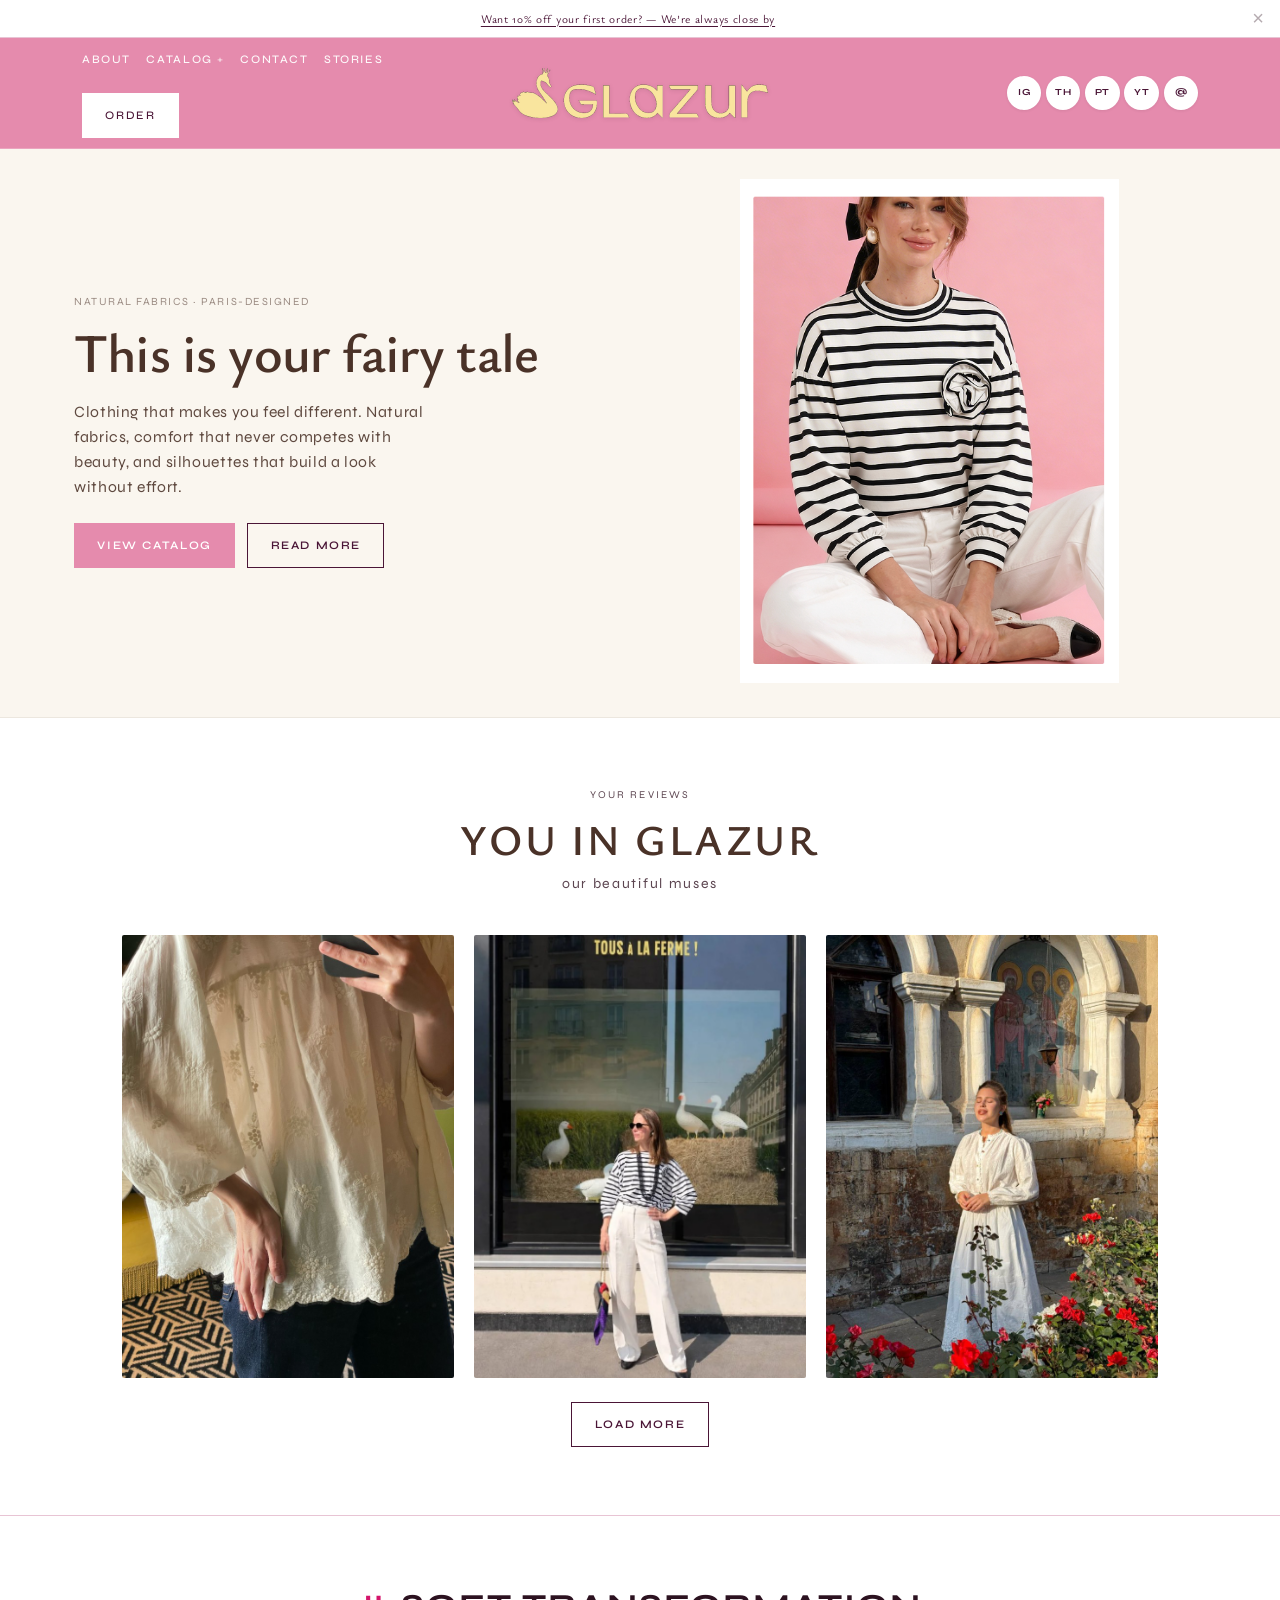
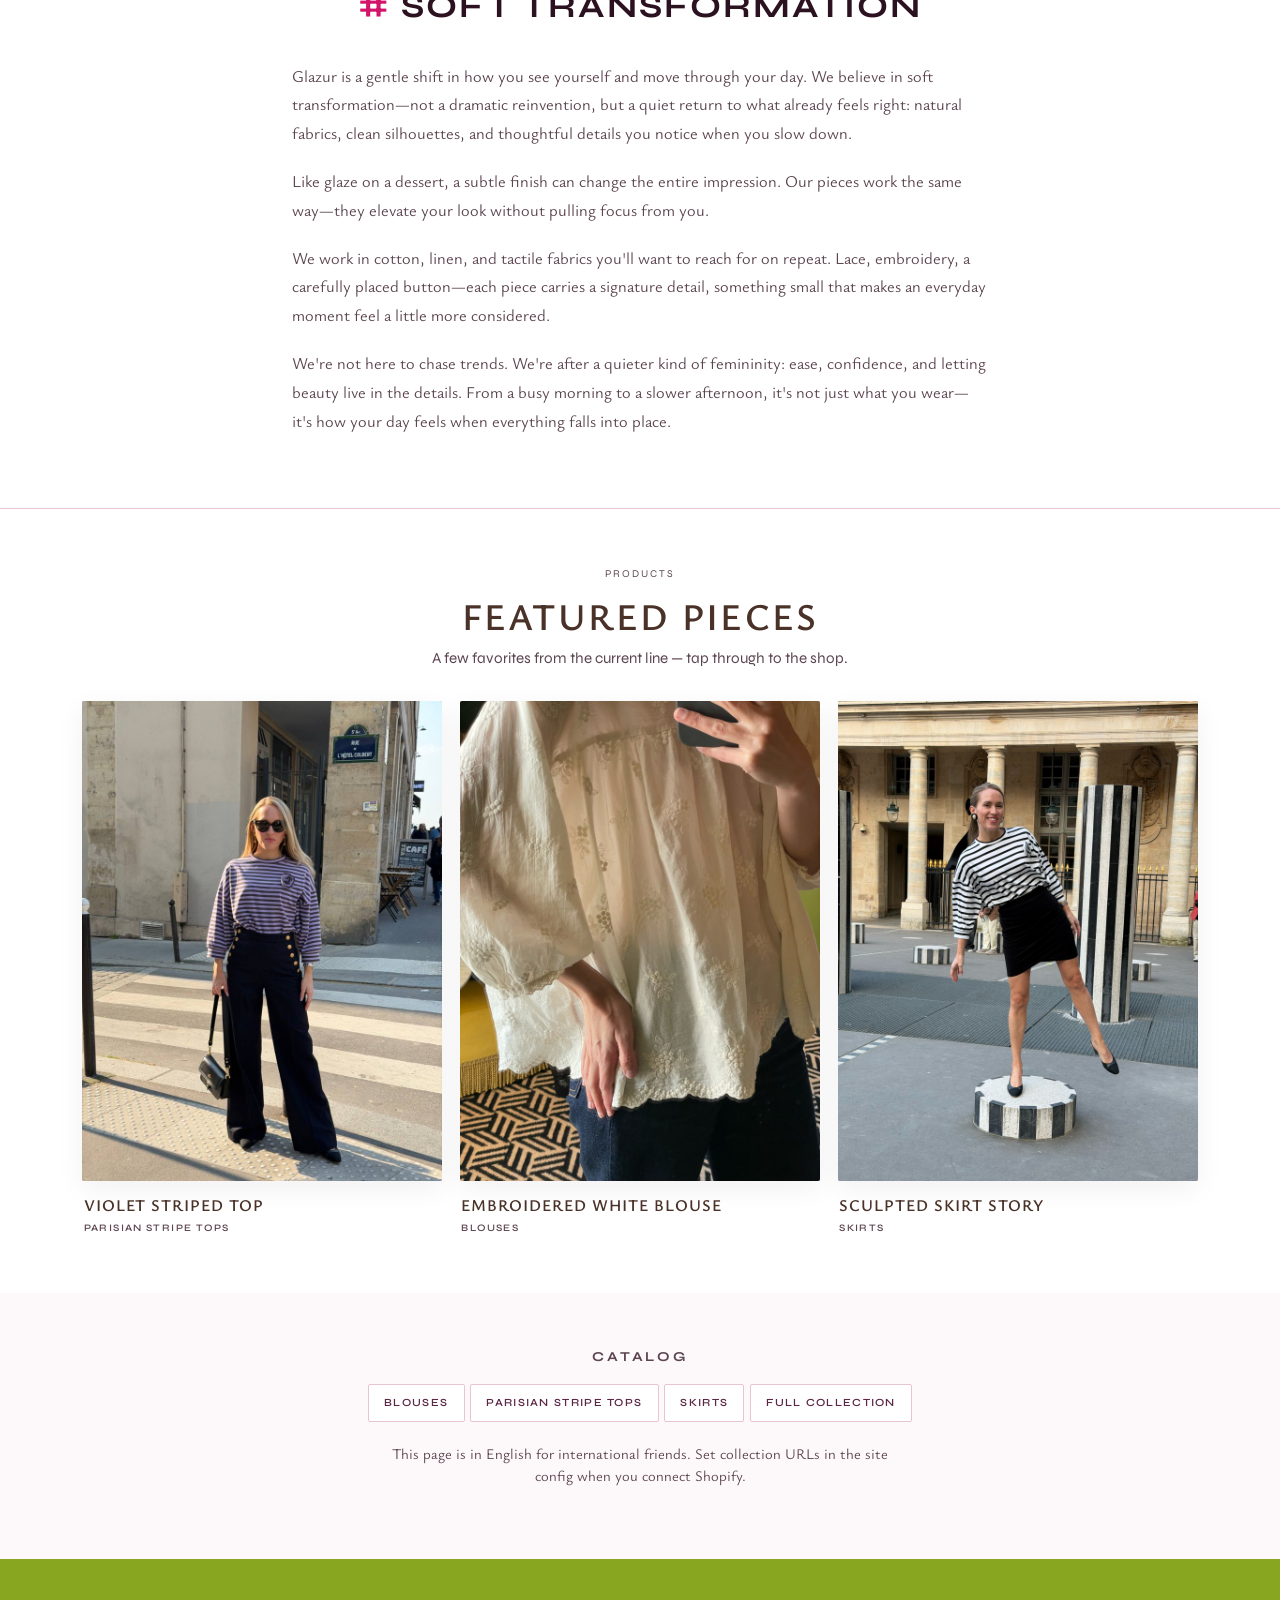
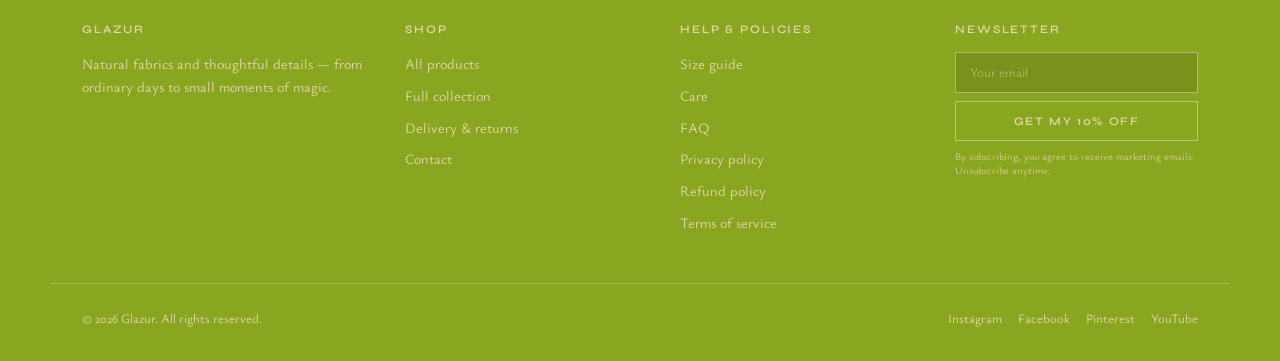
<file: index.html>
<!DOCTYPE html>
<html lang="en-US">
<head>
  <meta charset="UTF-8" />
  <meta name="viewport" content="width=device-width, initial-scale=1" />
  <link rel="icon" href="assets/favicon.svg" type="image/svg+xml" />
  <meta name="description" content="Glazur — this is your fairy tale. Natural fabrics, comfort that never fights with beauty, silhouettes that build a look without effort. Paris-designed, limited editions." />
  <title>Glazur | This is your fairy tale</title>
  <link rel="preconnect" href="https://fonts.googleapis.com" />
  <link rel="preconnect" href="https://fonts.gstatic.com" crossorigin />
  <link href="https://fonts.googleapis.com/css2?family=Syne:wght@400;500;600;700&display=swap" rel="stylesheet" />
  <link rel="stylesheet" href="css/fonts.css" />
  <link rel="stylesheet" href="css/tokens.css" />
  <link rel="stylesheet" href="css/base.css" />
  <link rel="stylesheet" href="css/components.css" />
</head>
<body class="page-home">
  <div id="promo-bar" class="promo-bar">
    <button type="button" class="promo-bar__open" id="promo-open-modal" aria-haspopup="dialog"><span id="promo-headline">Transform Your Day — Get 10% Off Your First Order</span></button>
    <button type="button" class="promo-bar__close" id="promo-close" aria-label="Dismiss promotion">×</button>
  </div>

  <header class="site-header site-header--mirror site-header--shopru">
    <div class="site-header__inner site-header__inner--shopru">
      <nav class="nav" id="site-nav" aria-label="Primary">
        <a href="about.html">About</a>
        <details class="nav-details">
          <summary class="nav-details__summary">Catalog</summary>
          <div class="nav-details__panel" role="group" aria-label="Catalog categories">
            <a href="#" data-collection="blouses">Blouses</a>
            <a href="#" data-collection="stripes">Parisian stripe tops</a>
            <a href="#" data-collection="skirts">Skirts</a>
            <a class="js-config-collection-default" href="#">Full collection</a>
          </div>
        </details>
        <a class="js-config-mailto" href="mailto:info@glazurshop.com">Contact</a>
        <a class="nav__story" href="#story">Stories</a>
        <div class="nav__cta">
          <a class="btn btn--fill js-config-shop" href="#">Order</a>
        </div>
      </nav>
      <a class="logo" href="index.html"><img class="logo__img" src="assets/logos/glazur-logo-yellow-swan.png" width="256" height="50" alt="Glazur" decoding="async" /></a>
      <div class="header-social" aria-label="Social and email">
        <a class="header-social__link js-config-ig" href="#" target="_blank" rel="noopener noreferrer" aria-label="Instagram">IG</a>
        <a class="header-social__link js-config-th" href="#" target="_blank" rel="noopener noreferrer" aria-label="Threads">TH</a>
        <a class="header-social__link js-config-pin" href="#" target="_blank" rel="noopener noreferrer" aria-label="Pinterest">PT</a>
        <a class="header-social__link js-config-yt" href="#" target="_blank" rel="noopener noreferrer" aria-label="YouTube">YT</a>
        <a class="header-social__link header-social__link--mail js-config-mailto" href="mailto:info@glazurshop.com" aria-label="Email">@</a>
      </div>
      <button type="button" class="nav-toggle" id="nav-toggle" aria-expanded="false" aria-controls="site-nav">Menu</button>
    </div>
  </header>

  <main class="home-main">
    <section class="ru-hero" aria-labelledby="hero-title">
      <div class="ru-hero__grid">
        <div class="ru-hero__copy">
          <p class="ru-hero__eyebrow">Natural fabrics · Paris-designed</p>
          <h1 id="hero-title">This is your fairy tale</h1>
          <p class="ru-hero__lead">
            Clothing that makes you feel different. Natural fabrics, comfort that never competes with beauty, and silhouettes that build a look without effort.
          </p>
          <div class="ru-hero__actions">
            <a class="btn btn--hero-pink js-config-collection-default" href="#">View catalog</a>
            <a class="btn" href="#story">Read more</a>
          </div>
        </div>
        <figure class="ru-hero__figure">
          <img
            class="ru-hero__img"
            src="assets/brand/hero-pink-studio.png"
            width="538"
            height="716"
            alt="Glazur — woman in a black and white striped sweatshirt with a flower appliqué and white trousers, seated on a soft pink background"
            loading="eager"
            decoding="async"
          />
        </figure>
      </div>
    </section>

    <section class="ru-muses" aria-labelledby="muses-title">
      <div class="container">
        <p class="ru-muses__eyebrow">Your reviews</p>
        <h2 id="muses-title" class="ru-muses__title">You in Glazur</h2>
        <p class="ru-muses__sub">our beautiful muses</p>
        <div class="ru-muses__gallery">
          <figure>
            <img
              src="assets/muses/muse-1.png"
              width="768"
              height="1024"
              alt="Glazur muse — pink striped top with floral applique and white skirt on a blue sofa"
              loading="lazy"
              decoding="async"
            />
          </figure>
          <figure>
            <img
              src="assets/muses/muse-4.png"
              width="682"
              height="1024"
              alt="Glazur muse — Breton stripes and white trousers in front of a Parisian shop window with a farm-themed display"
              loading="lazy"
              decoding="async"
            />
          </figure>
          <figure>
            <img
              src="assets/muses/muse-3.png"
              width="768"
              height="1024"
              alt="Glazur muse — long white embroidered dress by a stone church wall with roses and icons in warm evening light"
              loading="lazy"
              decoding="async"
            />
          </figure>
        </div>
        <div class="ru-muses__footer">
          <a class="btn" href="#">Load more</a>
        </div>
      </div>
    </section>

    <section id="story" class="ru-philosophy">
      <div class="container">
        <h2 class="ru-philosophy__h"><span class="ru-hash">#</span> Soft transformation</h2>
        <div class="ru-philosophy__body">
          <p>
            Glazur is a gentle shift in how you see yourself and move through your day. We believe in soft transformation—not a dramatic reinvention, but a quiet return to what already feels right: natural fabrics, clean silhouettes, and thoughtful details you notice when you slow down.
          </p>
          <p>
            Like glaze on a dessert, a subtle finish can change the entire impression. Our pieces work the same way—they elevate your look without pulling focus from you.
          </p>
          <p>
            We work in cotton, linen, and tactile fabrics you'll want to reach for on repeat. Lace, embroidery, a carefully placed button—each piece carries a signature detail, something small that makes an everyday moment feel a little more considered.
          </p>
          <p>
            We're not here to chase trends. We're after a quieter kind of femininity: ease, confidence, and letting beauty live in the details. From a busy morning to a slower afternoon, it's not just what you wear—it's how your day feels when everything falls into place.
          </p>
        </div>
      </div>
    </section>

    <section id="about-products" class="ru-products" aria-labelledby="products-title">
      <div class="container">
        <p class="ru-products__eyebrow">Products</p>
        <h2 id="products-title" class="ru-products__title">Featured pieces</h2>
        <p class="ru-products__lead">A few favorites from the current line — tap through to the shop.</p>
        <div class="ru-products__grid">
          <article class="ru-product-card">
            <a class="ru-product-card__link" href="#" data-collection="stripes">
              <figure class="ru-product-card__figure">
                <img
                  class="ru-product-card__img"
                  src="assets/brand/glazur-featured-stripes-violet.png"
                  width="768"
                  height="1024"
                  alt="Violet striped top"
                  loading="lazy"
                  decoding="async"
                />
              </figure>
              <div class="ru-product-card__meta">
                <h3 class="ru-product-card__name">Violet striped top</h3>
                <p class="ru-product-card__tag">Parisian stripe tops</p>
              </div>
            </a>
          </article>
          <article class="ru-product-card">
            <a class="ru-product-card__link" href="#" data-collection="blouses">
              <figure class="ru-product-card__figure">
                <img
                  class="ru-product-card__img"
                  src="assets/muses/muse-1.png"
                  width="768"
                  height="1024"
                  alt="Embroidered white blouse detail"
                  loading="lazy"
                  decoding="async"
                />
              </figure>
              <div class="ru-product-card__meta">
                <h3 class="ru-product-card__name">Embroidered white blouse</h3>
                <p class="ru-product-card__tag">Blouses</p>
              </div>
            </a>
          </article>
          <article class="ru-product-card">
            <a class="ru-product-card__link" href="#" data-collection="skirts">
              <figure class="ru-product-card__figure">
                <img
                  class="ru-product-card__img"
                  src="assets/muses/muse-5.png"
                  width="768"
                  height="1024"
                  alt="Sculpted skirt story"
                  loading="lazy"
                  decoding="async"
                />
              </figure>
              <div class="ru-product-card__meta">
                <h3 class="ru-product-card__name">Sculpted skirt story</h3>
                <p class="ru-product-card__tag">Skirts</p>
              </div>
            </a>
          </article>
        </div>
      </div>
    </section>

    <section class="ru-catalog" aria-labelledby="catalog-title">
      <div class="container ru-catalog__inner">
        <h2 id="catalog-title" class="ru-catalog__title">Catalog</h2>
        <nav class="ru-catalog__links" aria-label="Product categories">
          <a href="#" data-collection="blouses">Blouses</a>
          <a href="#" data-collection="stripes">Parisian stripe tops</a>
          <a href="#" data-collection="skirts">Skirts</a>
          <a class="js-config-collection-default" href="#">Full collection</a>
        </nav>
        <p class="ru-catalog__note">
          This page is in English for international friends. Set collection URLs in the site config when you connect Shopify.
        </p>
      </div>
    </section>
  </main>

  <footer class="site-footer">
    <div class="site-footer__grid">
      <div>
        <h3>Glazur</h3>
        <p style="margin: 0; line-height: 1.6;">Natural fabrics and thoughtful details — from ordinary days to small moments of magic.</p>
      </div>
      <div>
        <h3>Shop</h3>
        <ul>
          <li><a class="js-config-shop" href="https://glazurshop.com">All products</a></li>
          <li><a class="js-config-collection-default" href="https://glazurshop.com/collections/all">Full collection</a></li>
          <li><a href="shipping-returns.html">Delivery &amp; returns</a></li>
          <li><a class="js-config-mailto" href="mailto:info@glazurshop.com">Contact</a></li>
        </ul>
      </div>
      <div>
        <h3>Help &amp; policies</h3>
        <ul>
          <li><a href="size-guide.html">Size guide</a></li>
          <li><a href="care.html">Care</a></li>
          <li><a href="faq.html">FAQ</a></li>
          <li><a class="js-config-policy-privacy" href="https://glazurshop.com/policies/privacy-policy">Privacy policy</a></li>
          <li><a class="js-config-policy-refund" href="https://glazurshop.com/policies/refund-policy">Refund policy</a></li>
          <li><a class="js-config-policy-terms" href="https://glazurshop.com/policies/terms-of-service">Terms of service</a></li>
        </ul>
      </div>
      <div class="footer-newsletter">
        <h3>Newsletter</h3>
        <form id="footer-newsletter-form">
          <input type="email" name="email" required placeholder="Your email" autocomplete="email" aria-label="Email for newsletter" />
          <button type="submit" class="btn btn--light" style="width: 100%; border-color: rgba(255,255,255,0.4);">Get my 10% off</button>
          <p class="legal" id="promo-legal">By subscribing, you agree to receive marketing emails. Unsubscribe anytime.</p>
        </form>
      </div>
    </div>
    <div class="site-footer__bottom">
      <span>© <span id="y"></span> Glazur. All rights reserved.</span>
      <div class="social-row">
        <a class="js-config-ig" href="#">Instagram</a>
        <a class="js-config-fb" href="#">Facebook</a>
        <a class="js-config-pin" href="#">Pinterest</a>
        <a class="js-config-yt" href="#">YouTube</a>
      </div>
    </div>
  </footer>

  <div id="promo-modal" class="promo-modal" hidden>
    <div class="promo-modal__overlay" aria-hidden="true"></div>
    <div class="promo-modal__panel" role="dialog" aria-modal="true" aria-labelledby="promo-dialog-title">
      <button type="button" class="promo-modal__close" aria-label="Close">×</button>
      <h2 id="promo-dialog-title">Bonjour!</h2>
      <p class="sub" id="promo-subline">Subscribe to receive your personal code and discover how Glazur can make everyday beautiful.</p>
      <form id="promo-form">
        <label class="sr-only" for="promo-email">Email</label>
        <input id="promo-email" type="email" required placeholder="Your email" autocomplete="email" />
        <button type="submit" class="btn btn--fill" style="width: 100%;" id="promo-cta">Get My 10% Off</button>
        <p class="legal" id="promo-legal-modal">By subscribing, you agree to receive marketing emails. Unsubscribe anytime.</p>
      </form>
      <p id="promo-success" class="success" hidden>Your 10% code is on its way! Check your inbox.</p>
    </div>
  </div>

  <script src="js/config.js"></script>
  <script src="js/main.js"></script>
</body>
</html>
</file>
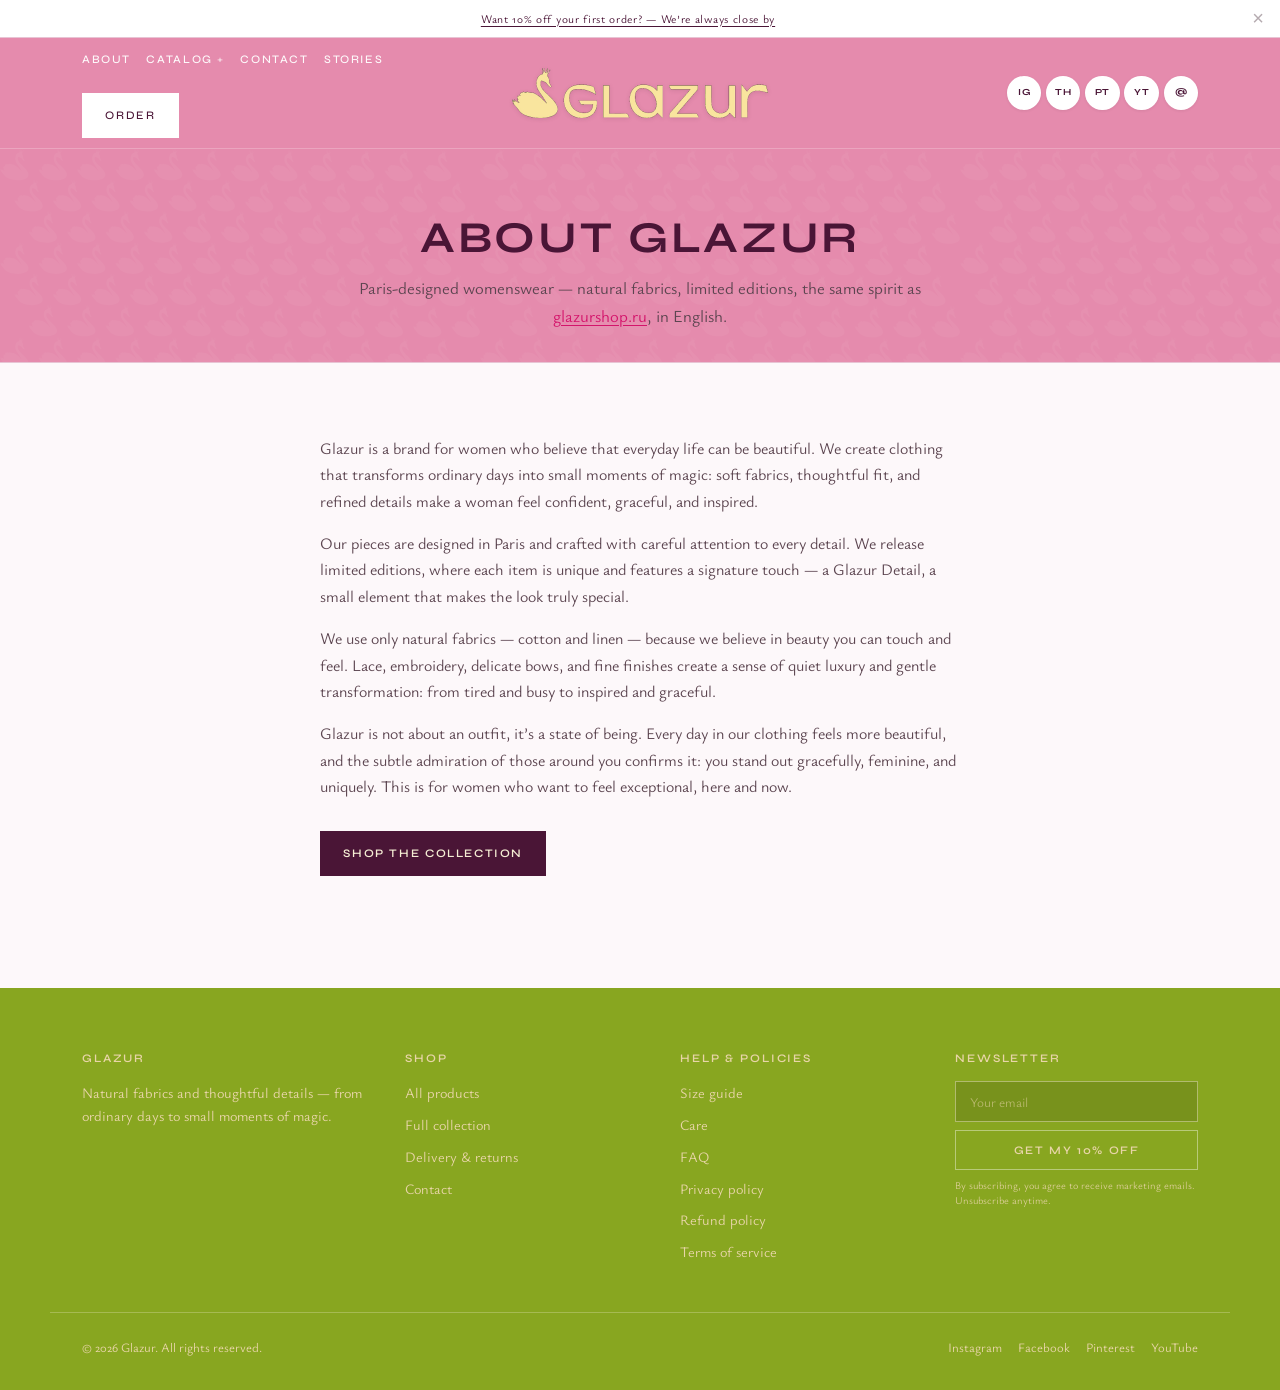
<file: about.html>
<!DOCTYPE html>
<html lang="en-US">
<head>
  <meta charset="UTF-8" />
  <meta name="viewport" content="width=device-width, initial-scale=1" />
  <link rel="icon" href="assets/favicon.svg" type="image/svg+xml" />
  <meta name="description" content="About Glazur — Paris-designed womenswear, natural fabrics, limited editions." />
  <title>About | Glazur</title>
  <link rel="preconnect" href="https://fonts.googleapis.com" />
  <link rel="preconnect" href="https://fonts.gstatic.com" crossorigin />
  <link href="https://fonts.googleapis.com/css2?family=Syne:wght@400;500;600;700&display=swap" rel="stylesheet" />
  <link rel="stylesheet" href="css/fonts.css" />
  <link rel="stylesheet" href="css/tokens.css" />
  <link rel="stylesheet" href="css/base.css" />
  <link rel="stylesheet" href="css/components.css" />
  <link rel="stylesheet" href="css/patterns.css" />
</head>
<body>
  <div id="promo-bar" class="promo-bar">
    <button type="button" class="promo-bar__open" id="promo-open-modal" aria-haspopup="dialog"><span id="promo-headline">Transform Your Day — Get 10% Off Your First Order</span></button>
    <button type="button" class="promo-bar__close" id="promo-close" aria-label="Dismiss promotion">×</button>
  </div>

  <header class="site-header site-header--mirror site-header--shopru">
    <div class="site-header__inner site-header__inner--shopru">
      <nav class="nav" id="site-nav" aria-label="Primary">
        <a href="about.html">About</a>
        <details class="nav-details">
          <summary class="nav-details__summary">Catalog</summary>
          <div class="nav-details__panel" role="group" aria-label="Catalog categories">
            <a href="#" data-collection="blouses">Blouses</a>
            <a href="#" data-collection="stripes">Parisian stripe tops</a>
            <a href="#" data-collection="skirts">Skirts</a>
            <a class="js-config-collection-default" href="#">Full collection</a>
          </div>
        </details>
        <a class="js-config-mailto" href="mailto:info@glazurshop.com">Contact</a>
        <a href="about.html">Stories</a>
        <div class="nav__cta">
          <a class="btn btn--fill js-config-shop" href="#">Order</a>
        </div>
      </nav>
      <a class="logo" href="index.html"><img class="logo__img" src="assets/logos/glazur-logo-yellow-swan.png" width="256" height="50" alt="Glazur" decoding="async" /></a>
      <div class="header-social" aria-label="Social and email">
        <a class="header-social__link js-config-ig" href="#" target="_blank" rel="noopener noreferrer" aria-label="Instagram">IG</a>
        <a class="header-social__link js-config-th" href="#" target="_blank" rel="noopener noreferrer" aria-label="Threads">TH</a>
        <a class="header-social__link js-config-pin" href="#" target="_blank" rel="noopener noreferrer" aria-label="Pinterest">PT</a>
        <a class="header-social__link js-config-yt" href="#" target="_blank" rel="noopener noreferrer" aria-label="YouTube">YT</a>
        <a class="header-social__link header-social__link--mail js-config-mailto" href="mailto:info@glazurshop.com" aria-label="Email">@</a>
      </div>
      <button type="button" class="nav-toggle" id="nav-toggle" aria-expanded="false" aria-controls="site-nav">Menu</button>
    </div>
  </header>

  <main>
    <header class="page-hero page-hero--pattern">
      <div class="container">
        <h1>About Glazur</h1>
        <p>Paris-designed womenswear — natural fabrics, limited editions, the same spirit as <a href="https://glazurshop.ru" target="_blank" rel="noopener noreferrer">glazurshop.ru</a>, in English.</p>
      </div>
    </header>
    <div class="page-body container prose">
      <p>
        Glazur is a brand for women who believe that everyday life can be beautiful. We create clothing that transforms ordinary days into small moments of magic: soft fabrics, thoughtful fit, and refined details make a woman feel confident, graceful, and inspired.
      </p>
      <p>
        Our pieces are designed in Paris and crafted with careful attention to every detail. We release limited editions, where each item is unique and features a signature touch — a Glazur Detail, a small element that makes the look truly special.
      </p>
      <p>
        We use only natural fabrics — cotton and linen — because we believe in beauty you can touch and feel. Lace, embroidery, delicate bows, and fine finishes create a sense of quiet luxury and gentle transformation: from tired and busy to inspired and graceful.
      </p>
      <p>
        Glazur is not about an outfit, it’s a state of being. Every day in our clothing feels more beautiful, and the subtle admiration of those around you confirms it: you stand out gracefully, feminine, and uniquely. This is for women who want to feel exceptional, here and now.
      </p>
      <p style="margin-top: 2rem;">
        <a class="btn btn--fill js-config-collection-default" href="#">Shop the collection</a>
      </p>
    </div>
  </main>

  <footer class="site-footer">
    <div class="site-footer__grid">
      <div>
        <h3>Glazur</h3>
        <p style="margin: 0; line-height: 1.6;">Natural fabrics and thoughtful details — from ordinary days to small moments of magic.</p>
      </div>
      <div>
        <h3>Shop</h3>
        <ul>
          <li><a class="js-config-shop" href="https://glazurshop.com">All products</a></li>
          <li><a class="js-config-collection-default" href="https://glazurshop.com/collections/all">Full collection</a></li>
          <li><a href="shipping-returns.html">Delivery &amp; returns</a></li>
          <li><a class="js-config-mailto" href="mailto:info@glazurshop.com">Contact</a></li>
        </ul>
      </div>
      <div>
        <h3>Help &amp; policies</h3>
        <ul>
          <li><a href="size-guide.html">Size guide</a></li>
          <li><a href="care.html">Care</a></li>
          <li><a href="faq.html">FAQ</a></li>
          <li><a class="js-config-policy-privacy" href="https://glazurshop.com/policies/privacy-policy">Privacy policy</a></li>
          <li><a class="js-config-policy-refund" href="https://glazurshop.com/policies/refund-policy">Refund policy</a></li>
          <li><a class="js-config-policy-terms" href="https://glazurshop.com/policies/terms-of-service">Terms of service</a></li>
        </ul>
      </div>
      <div class="footer-newsletter">
        <h3>Newsletter</h3>
        <form id="footer-newsletter-form">
          <input type="email" name="email" required placeholder="Your email" autocomplete="email" aria-label="Email for newsletter" />
          <button type="submit" class="btn btn--light" style="width: 100%; border-color: rgba(255,255,255,0.4);">Get my 10% off</button>
          <p class="legal" id="promo-legal">By subscribing, you agree to receive marketing emails. Unsubscribe anytime.</p>
        </form>
      </div>
    </div>
    <div class="site-footer__bottom">
      <span>© <span id="y"></span> Glazur. All rights reserved.</span>
      <div class="social-row">
        <a class="js-config-ig" href="#">Instagram</a>
        <a class="js-config-fb" href="#">Facebook</a>
        <a class="js-config-pin" href="#">Pinterest</a>
        <a class="js-config-yt" href="#">YouTube</a>
      </div>
    </div>
  </footer>

  <div id="promo-modal" class="promo-modal" hidden>
    <div class="promo-modal__overlay" aria-hidden="true"></div>
    <div class="promo-modal__panel" role="dialog" aria-modal="true" aria-labelledby="promo-dialog-title">
      <button type="button" class="promo-modal__close" aria-label="Close">×</button>
      <h2 id="promo-dialog-title">Bonjour!</h2>
      <p class="sub" id="promo-subline">Subscribe to receive your personal code and discover how Glazur can make everyday beautiful.</p>
      <form id="promo-form">
        <label class="sr-only" for="promo-email">Email</label>
        <input id="promo-email" type="email" required placeholder="Your email" autocomplete="email" />
        <button type="submit" class="btn btn--fill" style="width: 100%;" id="promo-cta">Get My 10% Off</button>
        <p class="legal" id="promo-legal-modal">By subscribing, you agree to receive marketing emails. Unsubscribe anytime.</p>
      </form>
      <p id="promo-success" class="success" hidden>Your 10% code is on its way! Check your inbox.</p>
    </div>
  </div>

  <script src="js/config.js"></script>
  <script src="js/main.js"></script>
</body>
</html>
</file>
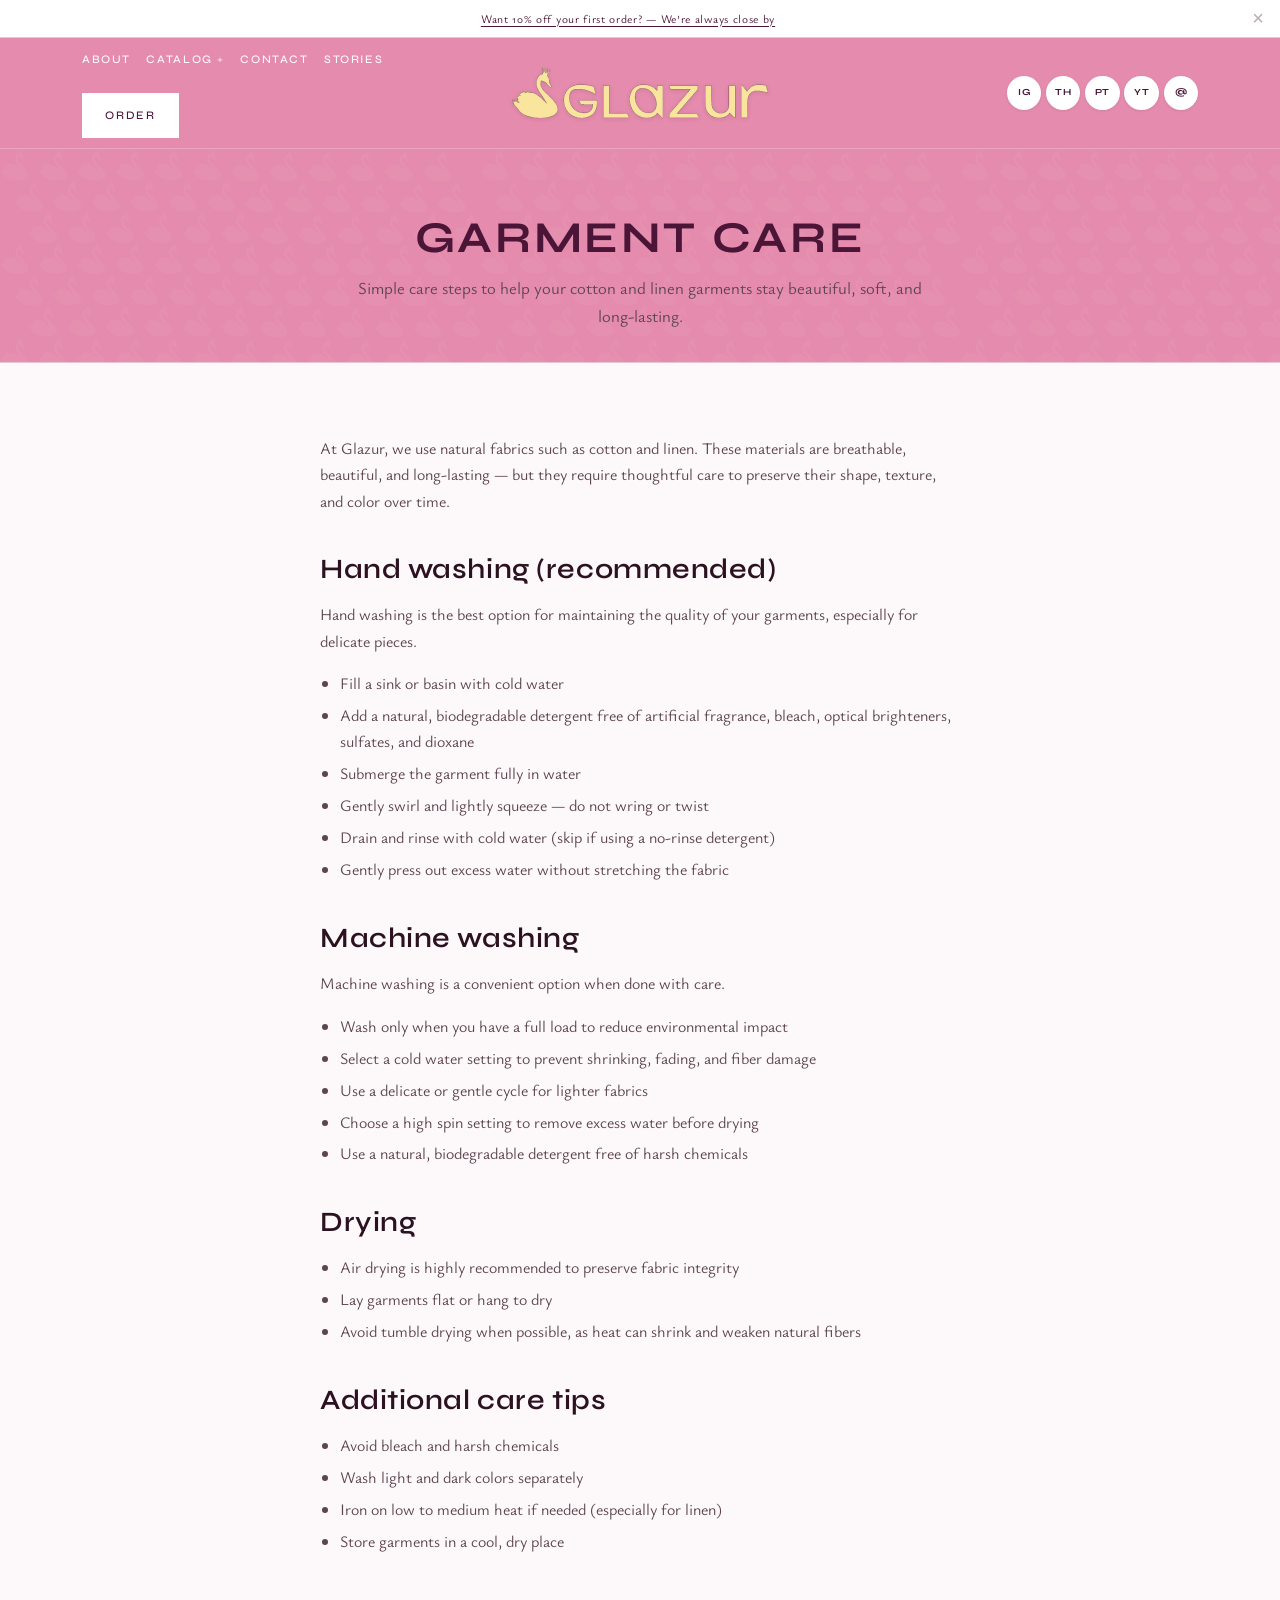
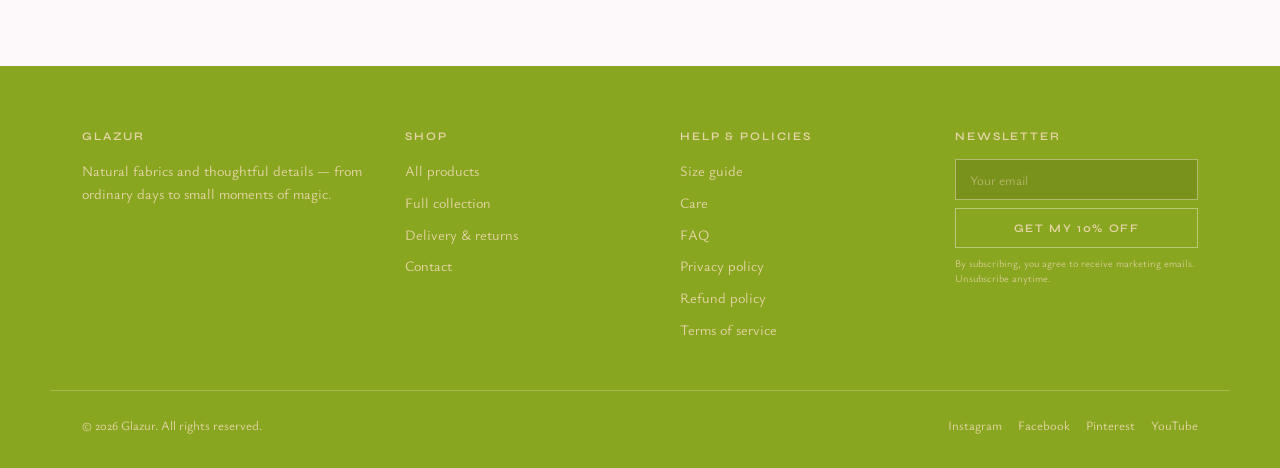
<file: care.html>
<!DOCTYPE html>
<html lang="en-US">
<head>
  <meta charset="UTF-8" />
  <meta name="viewport" content="width=device-width, initial-scale=1" />
  <link rel="icon" href="assets/favicon.svg" type="image/svg+xml" />
  <meta name="description" content="How to care for Glazur cotton, linen, lace, and delicate details." />
  <title>Garment Care | Glazur</title>
  <link rel="preconnect" href="https://fonts.googleapis.com" />
  <link rel="preconnect" href="https://fonts.gstatic.com" crossorigin />
  <link href="https://fonts.googleapis.com/css2?family=Syne:wght@400;500;600;700&display=swap" rel="stylesheet" />
  <link rel="stylesheet" href="css/fonts.css" />
  <link rel="stylesheet" href="css/tokens.css" />
  <link rel="stylesheet" href="css/base.css" />
  <link rel="stylesheet" href="css/components.css" />
  <link rel="stylesheet" href="css/patterns.css" />
</head>
<body>
  <div id="promo-bar" class="promo-bar">
    <button type="button" class="promo-bar__open" id="promo-open-modal" aria-haspopup="dialog"><span id="promo-headline">Transform Your Day — Get 10% Off Your First Order</span></button>
    <button type="button" class="promo-bar__close" id="promo-close" aria-label="Dismiss promotion">×</button>
  </div>

  <header class="site-header site-header--mirror site-header--shopru">
    <div class="site-header__inner site-header__inner--shopru">
      <nav class="nav" id="site-nav" aria-label="Primary">
        <a href="about.html">About</a>
        <details class="nav-details">
          <summary class="nav-details__summary">Catalog</summary>
          <div class="nav-details__panel" role="group" aria-label="Catalog categories">
            <a href="#" data-collection="blouses">Blouses</a>
            <a href="#" data-collection="stripes">Parisian stripe tops</a>
            <a href="#" data-collection="skirts">Skirts</a>
            <a class="js-config-collection-default" href="#">Full collection</a>
          </div>
        </details>
        <a class="js-config-mailto" href="mailto:info@glazurshop.com">Contact</a>
        <a href="about.html">Stories</a>
        <div class="nav__cta">
          <a class="btn btn--fill js-config-shop" href="#">Order</a>
        </div>
      </nav>
      <a class="logo" href="index.html"><img class="logo__img" src="assets/logos/glazur-logo-yellow-swan.png" width="256" height="50" alt="Glazur" decoding="async" /></a>
      <div class="header-social" aria-label="Social and email">
        <a class="header-social__link js-config-ig" href="#" target="_blank" rel="noopener noreferrer" aria-label="Instagram">IG</a>
        <a class="header-social__link js-config-th" href="#" target="_blank" rel="noopener noreferrer" aria-label="Threads">TH</a>
        <a class="header-social__link js-config-pin" href="#" target="_blank" rel="noopener noreferrer" aria-label="Pinterest">PT</a>
        <a class="header-social__link js-config-yt" href="#" target="_blank" rel="noopener noreferrer" aria-label="YouTube">YT</a>
        <a class="header-social__link header-social__link--mail js-config-mailto" href="mailto:info@glazurshop.com" aria-label="Email">@</a>
      </div>
      <button type="button" class="nav-toggle" id="nav-toggle" aria-expanded="false" aria-controls="site-nav">Menu</button>
    </div>
  </header>

  <main>
    <header class="page-hero page-hero--pattern">
      <div class="container">
        <h1>Garment care</h1>
        <p>Simple care steps to help your cotton and linen garments stay beautiful, soft, and long-lasting.</p>
      </div>
    </header>
    <div class="page-body container prose">
      <p>
        At Glazur, we use natural fabrics such as cotton and linen. These materials are breathable, beautiful, and long-lasting — but they require thoughtful care to preserve their shape, texture, and color over time.
      </p>

      <h2>Hand washing (recommended)</h2>
      <p>Hand washing is the best option for maintaining the quality of your garments, especially for delicate pieces.</p>
      <ul>
        <li>Fill a sink or basin with cold water</li>
        <li>Add a natural, biodegradable detergent free of artificial fragrance, bleach, optical brighteners, sulfates, and dioxane</li>
        <li>Submerge the garment fully in water</li>
        <li>Gently swirl and lightly squeeze — do not wring or twist</li>
        <li>Drain and rinse with cold water (skip if using a no-rinse detergent)</li>
        <li>Gently press out excess water without stretching the fabric</li>
      </ul>

      <h2>Machine washing</h2>
      <p>Machine washing is a convenient option when done with care.</p>
      <ul>
        <li>Wash only when you have a full load to reduce environmental impact</li>
        <li>Select a cold water setting to prevent shrinking, fading, and fiber damage</li>
        <li>Use a delicate or gentle cycle for lighter fabrics</li>
        <li>Choose a high spin setting to remove excess water before drying</li>
        <li>Use a natural, biodegradable detergent free of harsh chemicals</li>
      </ul>

      <h2>Drying</h2>
      <ul>
        <li>Air drying is highly recommended to preserve fabric integrity</li>
        <li>Lay garments flat or hang to dry</li>
        <li>Avoid tumble drying when possible, as heat can shrink and weaken natural fibers</li>
      </ul>

      <h2>Additional care tips</h2>
      <ul>
        <li>Avoid bleach and harsh chemicals</li>
        <li>Wash light and dark colors separately</li>
        <li>Iron on low to medium heat if needed (especially for linen)</li>
        <li>Store garments in a cool, dry place</li>
      </ul>

    </div>
  </main>

  <footer class="site-footer">
    <div class="site-footer__grid">
      <div>
        <h3>Glazur</h3>
        <p style="margin: 0; line-height: 1.6;">Natural fabrics and thoughtful details — from ordinary days to small moments of magic.</p>
      </div>
      <div>
        <h3>Shop</h3>
        <ul>
          <li><a class="js-config-shop" href="https://glazurshop.com">All products</a></li>
          <li><a class="js-config-collection-default" href="https://glazurshop.com/collections/all">Full collection</a></li>
          <li><a href="shipping-returns.html">Delivery &amp; returns</a></li>
          <li><a class="js-config-mailto" href="mailto:info@glazurshop.com">Contact</a></li>
        </ul>
      </div>
      <div>
        <h3>Help &amp; policies</h3>
        <ul>
          <li><a href="size-guide.html">Size guide</a></li>
          <li><a href="care.html">Care</a></li>
          <li><a href="faq.html">FAQ</a></li>
          <li><a class="js-config-policy-privacy" href="https://glazurshop.com/policies/privacy-policy">Privacy policy</a></li>
          <li><a class="js-config-policy-refund" href="https://glazurshop.com/policies/refund-policy">Refund policy</a></li>
          <li><a class="js-config-policy-terms" href="https://glazurshop.com/policies/terms-of-service">Terms of service</a></li>
        </ul>
      </div>
      <div class="footer-newsletter">
        <h3>Newsletter</h3>
        <form id="footer-newsletter-form">
          <input type="email" name="email" required placeholder="Your email" autocomplete="email" aria-label="Email for newsletter" />
          <button type="submit" class="btn btn--light" style="width: 100%; border-color: rgba(255,255,255,0.4);">Get my 10% off</button>
          <p class="legal" id="promo-legal">By subscribing, you agree to receive marketing emails. Unsubscribe anytime.</p>
        </form>
      </div>
    </div>
    <div class="site-footer__bottom">
      <span>© <span id="y"></span> Glazur. All rights reserved.</span>
      <div class="social-row">
        <a class="js-config-ig" href="#">Instagram</a>
        <a class="js-config-fb" href="#">Facebook</a>
        <a class="js-config-pin" href="#">Pinterest</a>
        <a class="js-config-yt" href="#">YouTube</a>
      </div>
    </div>
  </footer>

  <div id="promo-modal" class="promo-modal" hidden>
    <div class="promo-modal__overlay" aria-hidden="true"></div>
    <div class="promo-modal__panel" role="dialog" aria-modal="true" aria-labelledby="promo-dialog-title">
      <button type="button" class="promo-modal__close" aria-label="Close">×</button>
      <h2 id="promo-dialog-title">Bonjour!</h2>
      <p class="sub" id="promo-subline">Subscribe to receive your personal code and discover how Glazur can make everyday beautiful.</p>
      <form id="promo-form">
        <label class="sr-only" for="promo-email">Email</label>
        <input id="promo-email" type="email" required placeholder="Your email" autocomplete="email" />
        <button type="submit" class="btn btn--fill" style="width: 100%;" id="promo-cta">Get My 10% Off</button>
        <p class="legal" id="promo-legal-modal">By subscribing, you agree to receive marketing emails. Unsubscribe anytime.</p>
      </form>
      <p id="promo-success" class="success" hidden>Your 10% code is on its way! Check your inbox.</p>
    </div>
  </div>

  <script src="js/config.js"></script>
  <script src="js/main.js"></script>
</body>
</html>
</file>
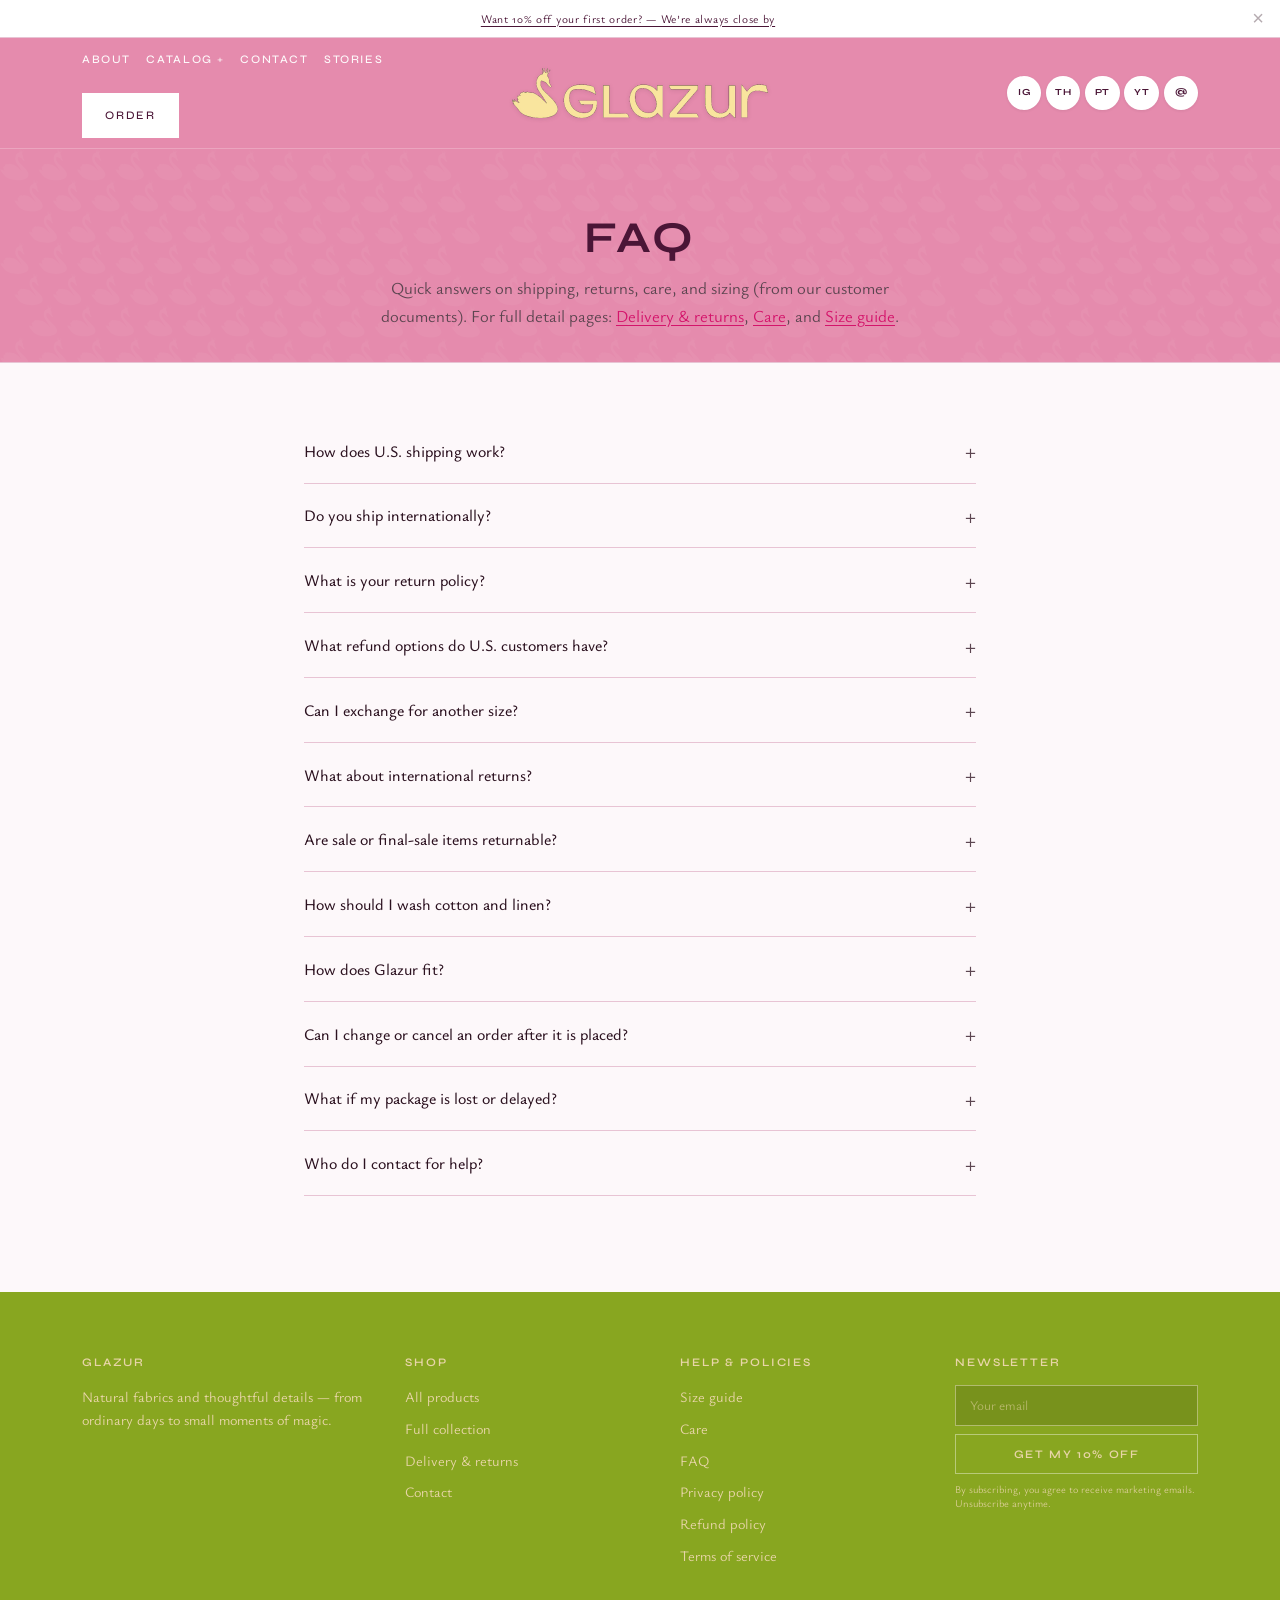
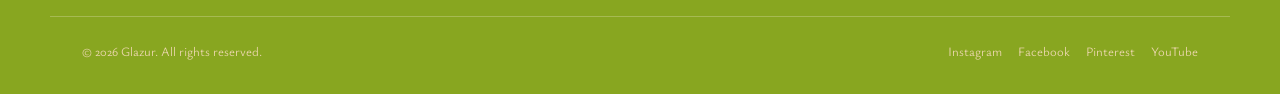
<file: faq.html>
<!DOCTYPE html>
<html lang="en-US">
<head>
  <meta charset="UTF-8" />
  <meta name="viewport" content="width=device-width, initial-scale=1" />
  <link rel="icon" href="assets/favicon.svg" type="image/svg+xml" />
  <meta name="description" content="Glazur FAQ — shipping, returns, care, sizing, and orders." />
  <title>FAQ | Glazur</title>
  <link rel="preconnect" href="https://fonts.googleapis.com" />
  <link rel="preconnect" href="https://fonts.gstatic.com" crossorigin />
  <link href="https://fonts.googleapis.com/css2?family=Syne:wght@400;500;600;700&display=swap" rel="stylesheet" />
  <link rel="stylesheet" href="css/fonts.css" />
  <link rel="stylesheet" href="css/tokens.css" />
  <link rel="stylesheet" href="css/base.css" />
  <link rel="stylesheet" href="css/components.css" />
  <link rel="stylesheet" href="css/patterns.css" />
</head>
<body>
  <div id="promo-bar" class="promo-bar">
    <button type="button" class="promo-bar__open" id="promo-open-modal" aria-haspopup="dialog"><span id="promo-headline">Transform Your Day — Get 10% Off Your First Order</span></button>
    <button type="button" class="promo-bar__close" id="promo-close" aria-label="Dismiss promotion">×</button>
  </div>

  <header class="site-header site-header--mirror site-header--shopru">
    <div class="site-header__inner site-header__inner--shopru">
      <nav class="nav" id="site-nav" aria-label="Primary">
        <a href="about.html">About</a>
        <details class="nav-details">
          <summary class="nav-details__summary">Catalog</summary>
          <div class="nav-details__panel" role="group" aria-label="Catalog categories">
            <a href="#" data-collection="blouses">Blouses</a>
            <a href="#" data-collection="stripes">Parisian stripe tops</a>
            <a href="#" data-collection="skirts">Skirts</a>
            <a class="js-config-collection-default" href="#">Full collection</a>
          </div>
        </details>
        <a class="js-config-mailto" href="mailto:info@glazurshop.com">Contact</a>
        <a href="about.html">Stories</a>
        <div class="nav__cta">
          <a class="btn btn--fill js-config-shop" href="#">Order</a>
        </div>
      </nav>
      <a class="logo" href="index.html"><img class="logo__img" src="assets/logos/glazur-logo-yellow-swan.png" width="256" height="50" alt="Glazur" decoding="async" /></a>
      <div class="header-social" aria-label="Social and email">
        <a class="header-social__link js-config-ig" href="#" target="_blank" rel="noopener noreferrer" aria-label="Instagram">IG</a>
        <a class="header-social__link js-config-th" href="#" target="_blank" rel="noopener noreferrer" aria-label="Threads">TH</a>
        <a class="header-social__link js-config-pin" href="#" target="_blank" rel="noopener noreferrer" aria-label="Pinterest">PT</a>
        <a class="header-social__link js-config-yt" href="#" target="_blank" rel="noopener noreferrer" aria-label="YouTube">YT</a>
        <a class="header-social__link header-social__link--mail js-config-mailto" href="mailto:info@glazurshop.com" aria-label="Email">@</a>
      </div>
      <button type="button" class="nav-toggle" id="nav-toggle" aria-expanded="false" aria-controls="site-nav">Menu</button>
    </div>
  </header>

  <main>
    <header class="page-hero page-hero--pattern">
      <div class="container">
        <h1>FAQ</h1>
        <p>
          Quick answers on shipping, returns, care, and sizing (from our customer documents). For full detail pages:
          <a href="shipping-returns.html">Delivery &amp; returns</a>, <a href="care.html">Care</a>, and
          <a href="size-guide.html">Size guide</a>.
        </p>
      </div>
    </header>
    <div class="page-body container">
      <div class="faq-list">
        <div class="faq-item">
          <button type="button" aria-expanded="false">How does U.S. shipping work?</button>
          <div class="faq-panel">
            <p>
              Complimentary standard shipping on U.S. orders over $250 USD (before tax). Under $250 USD, standard shipping is a flat $10 USD (non-refundable). We ship from Boca Raton, Florida. Orders are typically processed in 1–3 business days and delivered in 2–5 business days after shipment. We use FedEx, UPS, and USPS; expedited options are available at checkout. Orders before 1:00 PM ET ship the same business day. Once placed, orders cannot be modified or combined.
            </p>
          </div>
        </div>
        <div class="faq-item">
          <button type="button" aria-expanded="false">Do you ship internationally?</button>
          <div class="faq-panel">
            <p>Yes, worldwide. Free international shipping on orders over $400 USD; otherwise rates are calculated at checkout.</p>
            <p>
              International orders ship via DHL Express, typically delivered in 3–7 business days. Duties and taxes may apply and are your responsibility unless prepaid at checkout. Duties, taxes, and shipping fees are non-refundable.
            </p>
          </div>
        </div>
        <div class="faq-item">
          <button type="button" aria-expanded="false">What is your return policy?</button>
          <div class="faq-panel">
            <p>Returns within 14 days of delivery. Items must be unworn, unwashed, in original condition, with all tags attached.</p>
            <p>
              Email
              <a class="js-config-mailto" href="mailto:info@glazurshop.com">info@glazurshop.com</a>
              within 14 days of delivery with your order number and return tracking number. Our team will send next steps.
            </p>
          </div>
        </div>
        <div class="faq-item">
          <button type="button" aria-expanded="false">What refund options do U.S. customers have?</button>
          <div class="faq-panel">
            <p>Store credit for the full item value, or refund to the original payment method with a $10 return fee. Original shipping is non-refundable. Returns are processed within 7–10 business days after we receive the item.</p>
          </div>
        </div>
        <div class="faq-item">
          <button type="button" aria-expanded="false">Can I exchange for another size?</button>
          <div class="faq-panel">
            <p>
              U.S. customers may request size exchanges subject to availability — contact
              <a class="js-config-mailto" href="mailto:info@glazurshop.com">info@glazurshop.com</a>. Exchanges are not available for international orders.
            </p>
          </div>
        </div>
        <div class="faq-item">
          <button type="button" aria-expanded="false">What about international returns?</button>
          <div class="faq-panel">
            <p>Returns accepted within 14 days of delivery. You pay return shipping. Refunds go to the original payment method only. Duties, taxes, and original shipping fees are non-refundable.</p>
          </div>
        </div>
        <div class="faq-item">
          <button type="button" aria-expanded="false">Are sale or final-sale items returnable?</button>
          <div class="faq-panel">
            <p>
              Items marked Final Sale or discounted 30% or more cannot be returned, exchanged, or credited. Price adjustments are only within 7 days of purchase and exclude sale items. Discount codes cannot be combined or applied to already discounted items.
            </p>
          </div>
        </div>
        <div class="faq-item">
          <button type="button" aria-expanded="false">How should I wash cotton and linen?</button>
          <div class="faq-panel">
            <p>
              Hand washing in cold water with a gentle natural detergent is best for delicates. Machine wash cold on delicate when appropriate; air dry when possible. Avoid bleach and harsh chemicals; wash lights and darks separately; iron on low–medium for linen. See
              <a href="care.html">Garment care</a> for full instructions.
            </p>
          </div>
        </div>
        <div class="faq-item">
          <button type="button" aria-expanded="false">How does Glazur fit?</button>
          <div class="faq-panel">
            <p>
              Our garments use a natural, feminine silhouette and typically run true to size. If you are between sizes, we recommend sizing up. Cotton and linen have little to no stretch — use our
              <a href="size-guide.html">Size guide</a> or email for help.
            </p>
          </div>
        </div>
        <div class="faq-item">
          <button type="button" aria-expanded="false">Can I change or cancel an order after it is placed?</button>
          <div class="faq-panel">
            <p>
              Orders cannot be modified or canceled after placement. For edge cases, contact
              <a class="js-config-mailto" href="mailto:info@glazurshop.com">info@glazurshop.com</a>.
            </p>
          </div>
        </div>
        <div class="faq-item">
          <button type="button" aria-expanded="false">What if my package is lost or delayed?</button>
          <div class="faq-panel">
            <p>
              We are not responsible for lost or delayed packages once marked as delivered. Orders forwarded through third-party services are not covered.
            </p>
          </div>
        </div>
        <div class="faq-item">
          <button type="button" aria-expanded="false">Who do I contact for help?</button>
          <div class="faq-panel">
            <p>
              Email
              <a class="js-config-mailto" href="mailto:info@glazurshop.com">info@glazurshop.com</a>
              — we’re happy to help with sizing, returns, and product questions.
            </p>
          </div>
        </div>
      </div>
    </div>
  </main>

  <footer class="site-footer">
    <div class="site-footer__grid">
      <div>
        <h3>Glazur</h3>
        <p style="margin: 0; line-height: 1.6;">Natural fabrics and thoughtful details — from ordinary days to small moments of magic.</p>
      </div>
      <div>
        <h3>Shop</h3>
        <ul>
          <li><a class="js-config-shop" href="https://glazurshop.com">All products</a></li>
          <li><a class="js-config-collection-default" href="https://glazurshop.com/collections/all">Full collection</a></li>
          <li><a href="shipping-returns.html">Delivery &amp; returns</a></li>
          <li><a class="js-config-mailto" href="mailto:info@glazurshop.com">Contact</a></li>
        </ul>
      </div>
      <div>
        <h3>Help &amp; policies</h3>
        <ul>
          <li><a href="size-guide.html">Size guide</a></li>
          <li><a href="care.html">Care</a></li>
          <li><a href="faq.html">FAQ</a></li>
          <li><a class="js-config-policy-privacy" href="https://glazurshop.com/policies/privacy-policy">Privacy policy</a></li>
          <li><a class="js-config-policy-refund" href="https://glazurshop.com/policies/refund-policy">Refund policy</a></li>
          <li><a class="js-config-policy-terms" href="https://glazurshop.com/policies/terms-of-service">Terms of service</a></li>
        </ul>
      </div>
      <div class="footer-newsletter">
        <h3>Newsletter</h3>
        <form id="footer-newsletter-form">
          <input type="email" name="email" required placeholder="Your email" autocomplete="email" aria-label="Email for newsletter" />
          <button type="submit" class="btn btn--light" style="width: 100%; border-color: rgba(255,255,255,0.4);">Get my 10% off</button>
          <p class="legal" id="promo-legal">By subscribing, you agree to receive marketing emails. Unsubscribe anytime.</p>
        </form>
      </div>
    </div>
    <div class="site-footer__bottom">
      <span>© <span id="y"></span> Glazur. All rights reserved.</span>
      <div class="social-row">
        <a class="js-config-ig" href="#">Instagram</a>
        <a class="js-config-fb" href="#">Facebook</a>
        <a class="js-config-pin" href="#">Pinterest</a>
        <a class="js-config-yt" href="#">YouTube</a>
      </div>
    </div>
  </footer>

  <div id="promo-modal" class="promo-modal" hidden>
    <div class="promo-modal__overlay" aria-hidden="true"></div>
    <div class="promo-modal__panel" role="dialog" aria-modal="true" aria-labelledby="promo-dialog-title">
      <button type="button" class="promo-modal__close" aria-label="Close">×</button>
      <h2 id="promo-dialog-title">Bonjour!</h2>
      <p class="sub" id="promo-subline">Subscribe to receive your personal code and discover how Glazur can make everyday beautiful.</p>
      <form id="promo-form">
        <label class="sr-only" for="promo-email">Email</label>
        <input id="promo-email" type="email" required placeholder="Your email" autocomplete="email" />
        <button type="submit" class="btn btn--fill" style="width: 100%;" id="promo-cta">Get My 10% Off</button>
        <p class="legal" id="promo-legal-modal">By subscribing, you agree to receive marketing emails. Unsubscribe anytime.</p>
      </form>
      <p id="promo-success" class="success" hidden>Your 10% code is on its way! Check your inbox.</p>
    </div>
  </div>

  <script src="js/config.js"></script>
  <script src="js/main.js"></script>
</body>
</html>
</file>
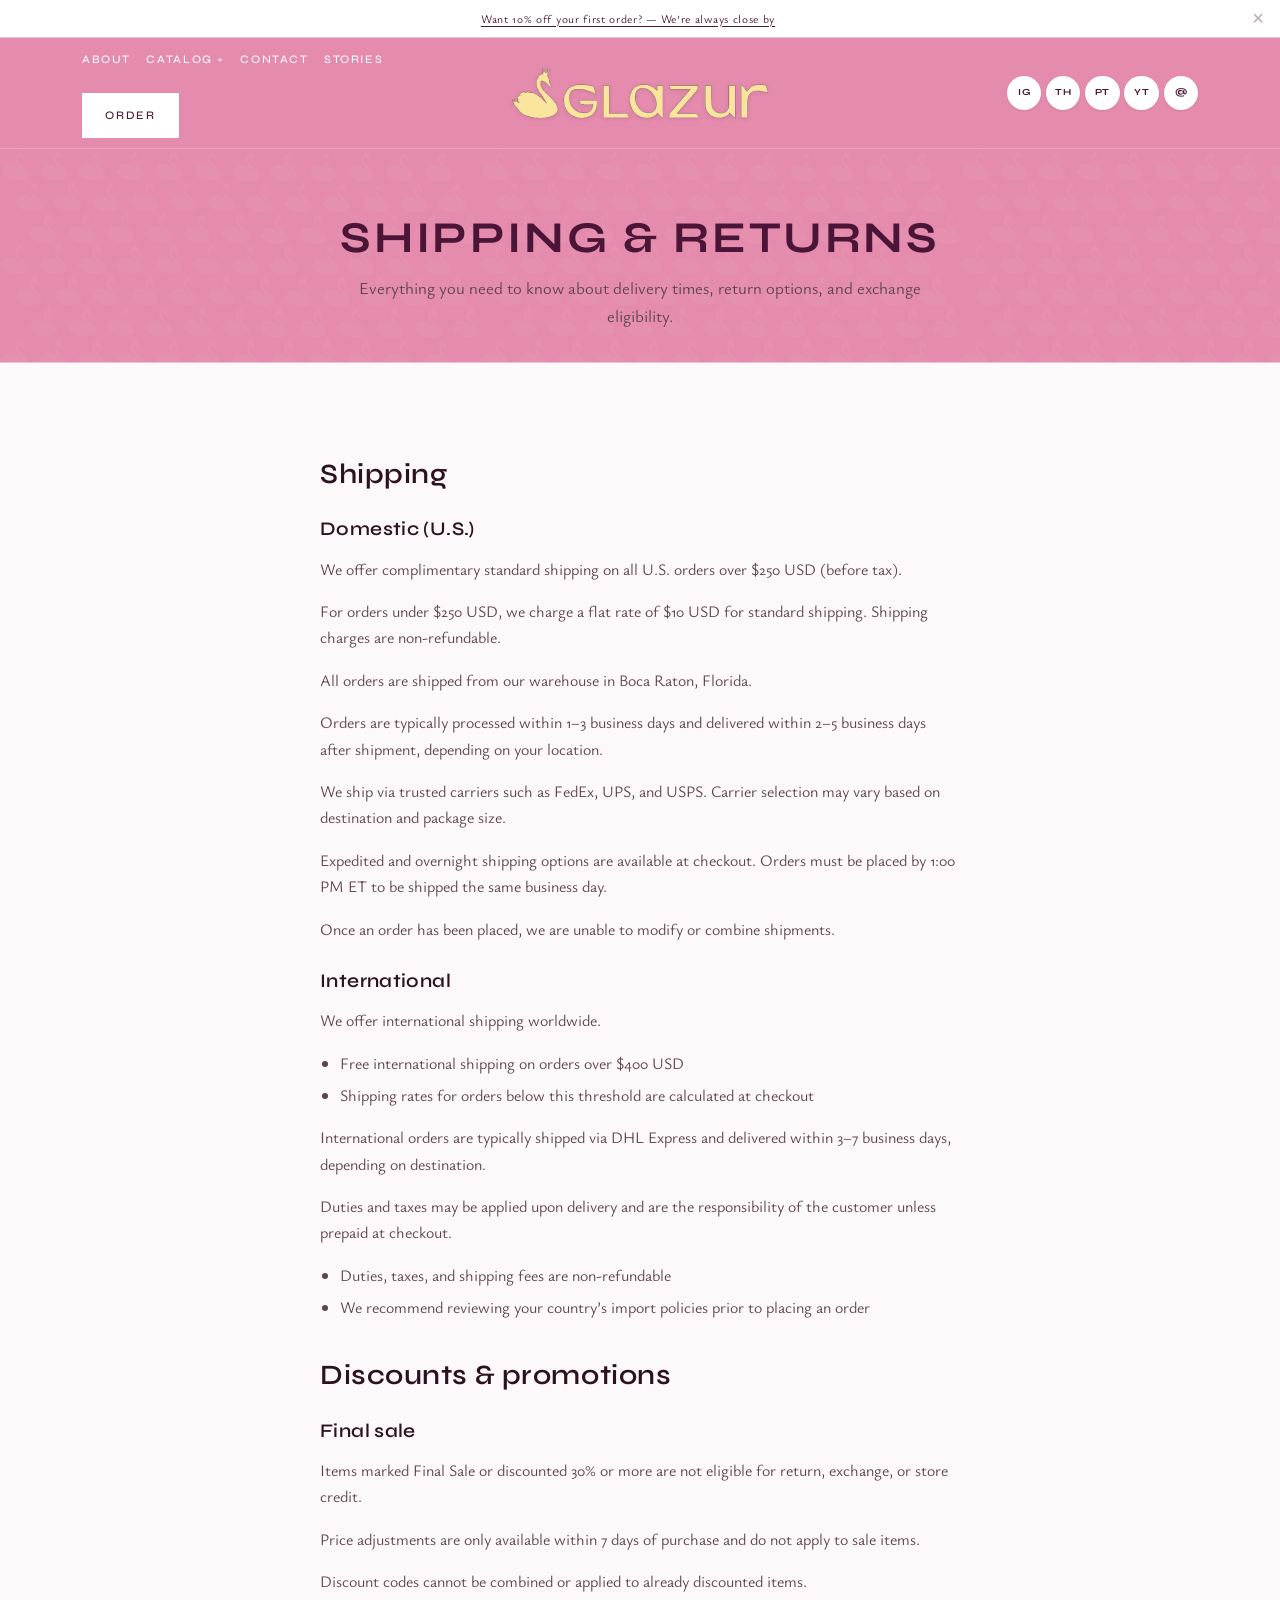
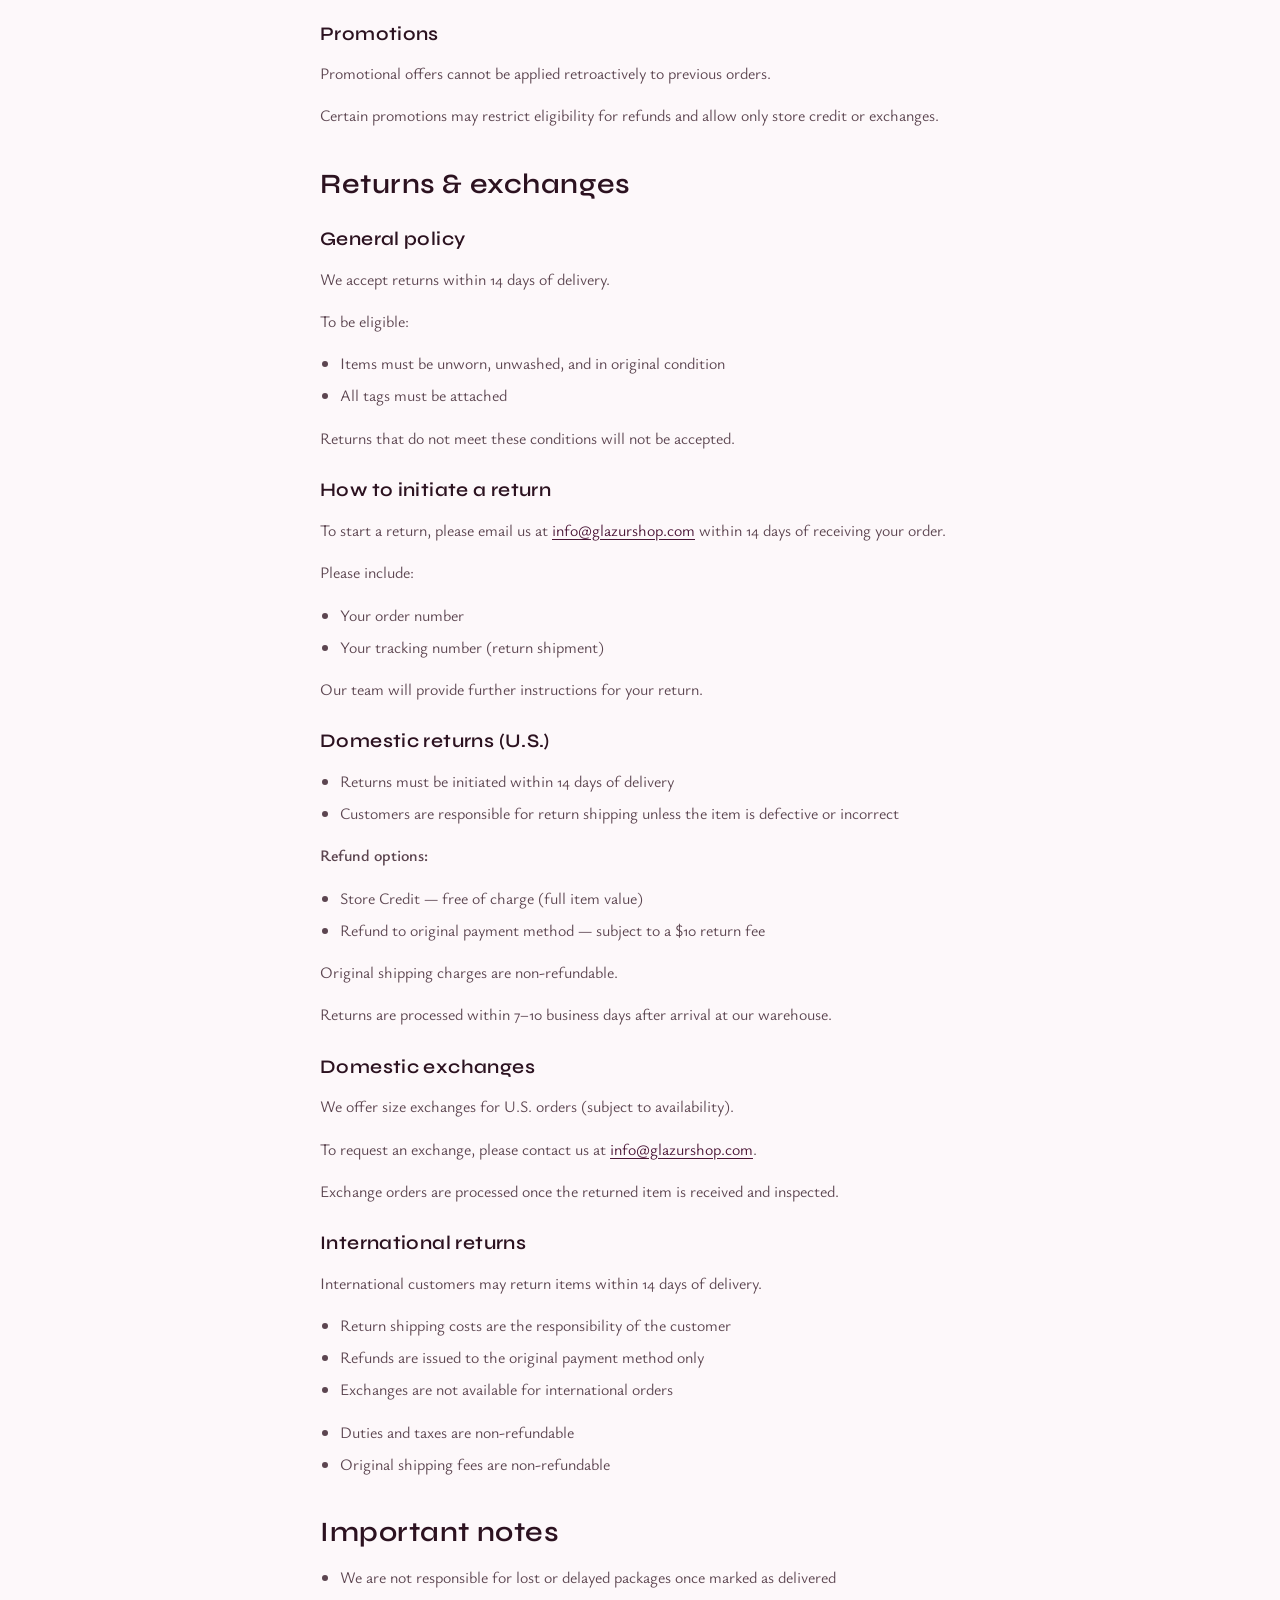
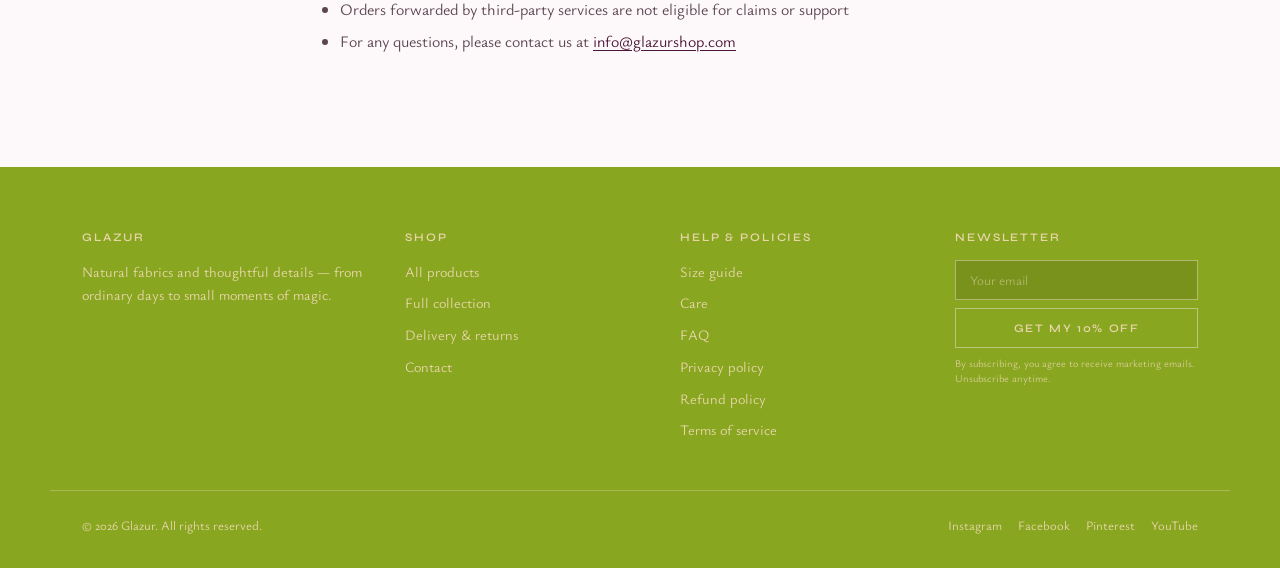
<file: shipping-returns.html>
<!DOCTYPE html>
<html lang="en-US">
<head>
  <meta charset="UTF-8" />
  <meta name="viewport" content="width=device-width, initial-scale=1" />
  <link rel="icon" href="assets/favicon.svg" type="image/svg+xml" />
  <meta name="description" content="Glazur shipping, returns, and exchanges — U.S. and international." />
  <title>Shipping &amp; Returns | Glazur</title>
  <link rel="preconnect" href="https://fonts.googleapis.com" />
  <link rel="preconnect" href="https://fonts.gstatic.com" crossorigin />
  <link href="https://fonts.googleapis.com/css2?family=Syne:wght@400;500;600;700&display=swap" rel="stylesheet" />
  <link rel="stylesheet" href="css/fonts.css" />
  <link rel="stylesheet" href="css/tokens.css" />
  <link rel="stylesheet" href="css/base.css" />
  <link rel="stylesheet" href="css/components.css" />
  <link rel="stylesheet" href="css/patterns.css" />
</head>
<body>
  <div id="promo-bar" class="promo-bar">
    <button type="button" class="promo-bar__open" id="promo-open-modal" aria-haspopup="dialog"><span id="promo-headline">Transform Your Day — Get 10% Off Your First Order</span></button>
    <button type="button" class="promo-bar__close" id="promo-close" aria-label="Dismiss promotion">×</button>
  </div>

  <header class="site-header site-header--mirror site-header--shopru">
    <div class="site-header__inner site-header__inner--shopru">
      <nav class="nav" id="site-nav" aria-label="Primary">
        <a href="about.html">About</a>
        <details class="nav-details">
          <summary class="nav-details__summary">Catalog</summary>
          <div class="nav-details__panel" role="group" aria-label="Catalog categories">
            <a href="#" data-collection="blouses">Blouses</a>
            <a href="#" data-collection="stripes">Parisian stripe tops</a>
            <a href="#" data-collection="skirts">Skirts</a>
            <a class="js-config-collection-default" href="#">Full collection</a>
          </div>
        </details>
        <a class="js-config-mailto" href="mailto:info@glazurshop.com">Contact</a>
        <a href="about.html">Stories</a>
        <div class="nav__cta">
          <a class="btn btn--fill js-config-shop" href="#">Order</a>
        </div>
      </nav>
      <a class="logo" href="index.html"><img class="logo__img" src="assets/logos/glazur-logo-yellow-swan.png" width="256" height="50" alt="Glazur" decoding="async" /></a>
      <div class="header-social" aria-label="Social and email">
        <a class="header-social__link js-config-ig" href="#" target="_blank" rel="noopener noreferrer" aria-label="Instagram">IG</a>
        <a class="header-social__link js-config-th" href="#" target="_blank" rel="noopener noreferrer" aria-label="Threads">TH</a>
        <a class="header-social__link js-config-pin" href="#" target="_blank" rel="noopener noreferrer" aria-label="Pinterest">PT</a>
        <a class="header-social__link js-config-yt" href="#" target="_blank" rel="noopener noreferrer" aria-label="YouTube">YT</a>
        <a class="header-social__link header-social__link--mail js-config-mailto" href="mailto:info@glazurshop.com" aria-label="Email">@</a>
      </div>
      <button type="button" class="nav-toggle" id="nav-toggle" aria-expanded="false" aria-controls="site-nav">Menu</button>
    </div>
  </header>

  <main>
    <header class="page-hero page-hero--pattern">
      <div class="container">
        <h1>Shipping &amp; returns</h1>
        <p>Everything you need to know about delivery times, return options, and exchange eligibility.</p>
      </div>
    </header>
    <div class="page-body container prose">
      <h2>Shipping</h2>
      <h3>Domestic (U.S.)</h3>
      <p>We offer complimentary standard shipping on all U.S. orders over $250 USD (before tax).</p>
      <p>For orders under $250 USD, we charge a flat rate of $10 USD for standard shipping. Shipping charges are non-refundable.</p>
      <p>All orders are shipped from our warehouse in Boca Raton, Florida.</p>
      <p>Orders are typically processed within 1–3 business days and delivered within 2–5 business days after shipment, depending on your location.</p>
      <p>We ship via trusted carriers such as FedEx, UPS, and USPS. Carrier selection may vary based on destination and package size.</p>
      <p>Expedited and overnight shipping options are available at checkout. Orders must be placed by 1:00 PM ET to be shipped the same business day.</p>
      <p>Once an order has been placed, we are unable to modify or combine shipments.</p>

      <h3>International</h3>
      <p>We offer international shipping worldwide.</p>
      <ul>
        <li>Free international shipping on orders over $400 USD</li>
        <li>Shipping rates for orders below this threshold are calculated at checkout</li>
      </ul>
      <p>International orders are typically shipped via DHL Express and delivered within 3–7 business days, depending on destination.</p>
      <p>Duties and taxes may be applied upon delivery and are the responsibility of the customer unless prepaid at checkout.</p>
      <ul>
        <li>Duties, taxes, and shipping fees are non-refundable</li>
        <li>We recommend reviewing your country’s import policies prior to placing an order</li>
      </ul>

      <h2>Discounts &amp; promotions</h2>
      <h3>Final sale</h3>
      <p>Items marked Final Sale or discounted 30% or more are not eligible for return, exchange, or store credit.</p>
      <p>Price adjustments are only available within 7 days of purchase and do not apply to sale items.</p>
      <p>Discount codes cannot be combined or applied to already discounted items.</p>
      <h3>Promotions</h3>
      <p>Promotional offers cannot be applied retroactively to previous orders.</p>
      <p>Certain promotions may restrict eligibility for refunds and allow only store credit or exchanges.</p>

      <h2>Returns &amp; exchanges</h2>
      <h3>General policy</h3>
      <p>We accept returns within 14 days of delivery.</p>
      <p>To be eligible:</p>
      <ul>
        <li>Items must be unworn, unwashed, and in original condition</li>
        <li>All tags must be attached</li>
      </ul>
      <p>Returns that do not meet these conditions will not be accepted.</p>

      <h3>How to initiate a return</h3>
      <p>To start a return, please email us at <a class="js-config-mailto" href="mailto:info@glazurshop.com">info@glazurshop.com</a> within 14 days of receiving your order.</p>
      <p>Please include:</p>
      <ul>
        <li>Your order number</li>
        <li>Your tracking number (return shipment)</li>
      </ul>
      <p>Our team will provide further instructions for your return.</p>

      <h3>Domestic returns (U.S.)</h3>
      <ul>
        <li>Returns must be initiated within 14 days of delivery</li>
        <li>Customers are responsible for return shipping unless the item is defective or incorrect</li>
      </ul>
      <p><strong>Refund options:</strong></p>
      <ul>
        <li>Store Credit — free of charge (full item value)</li>
        <li>Refund to original payment method — subject to a $10 return fee</li>
      </ul>
      <p>Original shipping charges are non-refundable.</p>
      <p>Returns are processed within 7–10 business days after arrival at our warehouse.</p>

      <h3>Domestic exchanges</h3>
      <p>We offer size exchanges for U.S. orders (subject to availability).</p>
      <p>To request an exchange, please contact us at <a class="js-config-mailto" href="mailto:info@glazurshop.com">info@glazurshop.com</a>.</p>
      <p>Exchange orders are processed once the returned item is received and inspected.</p>

      <h3>International returns</h3>
      <p>International customers may return items within 14 days of delivery.</p>
      <ul>
        <li>Return shipping costs are the responsibility of the customer</li>
        <li>Refunds are issued to the original payment method only</li>
        <li>Exchanges are not available for international orders</li>
      </ul>
      <ul>
        <li>Duties and taxes are non-refundable</li>
        <li>Original shipping fees are non-refundable</li>
      </ul>

      <h2>Important notes</h2>
      <ul>
        <li>We are not responsible for lost or delayed packages once marked as delivered</li>
        <li>Orders forwarded by third-party services are not eligible for claims or support</li>
        <li>For any questions, please contact us at <a class="js-config-mailto" href="mailto:info@glazurshop.com">info@glazurshop.com</a></li>
      </ul>
    </div>
  </main>

  <footer class="site-footer">
    <div class="site-footer__grid">
      <div>
        <h3>Glazur</h3>
        <p style="margin: 0; line-height: 1.6;">Natural fabrics and thoughtful details — from ordinary days to small moments of magic.</p>
      </div>
      <div>
        <h3>Shop</h3>
        <ul>
          <li><a class="js-config-shop" href="https://glazurshop.com">All products</a></li>
          <li><a class="js-config-collection-default" href="https://glazurshop.com/collections/all">Full collection</a></li>
          <li><a href="shipping-returns.html">Delivery &amp; returns</a></li>
          <li><a class="js-config-mailto" href="mailto:info@glazurshop.com">Contact</a></li>
        </ul>
      </div>
      <div>
        <h3>Help &amp; policies</h3>
        <ul>
          <li><a href="size-guide.html">Size guide</a></li>
          <li><a href="care.html">Care</a></li>
          <li><a href="faq.html">FAQ</a></li>
          <li><a class="js-config-policy-privacy" href="https://glazurshop.com/policies/privacy-policy">Privacy policy</a></li>
          <li><a class="js-config-policy-refund" href="https://glazurshop.com/policies/refund-policy">Refund policy</a></li>
          <li><a class="js-config-policy-terms" href="https://glazurshop.com/policies/terms-of-service">Terms of service</a></li>
        </ul>
      </div>
      <div class="footer-newsletter">
        <h3>Newsletter</h3>
        <form id="footer-newsletter-form">
          <input type="email" name="email" required placeholder="Your email" autocomplete="email" aria-label="Email for newsletter" />
          <button type="submit" class="btn btn--light" style="width: 100%; border-color: rgba(255,255,255,0.4);">Get my 10% off</button>
          <p class="legal" id="promo-legal">By subscribing, you agree to receive marketing emails. Unsubscribe anytime.</p>
        </form>
      </div>
    </div>
    <div class="site-footer__bottom">
      <span>© <span id="y"></span> Glazur. All rights reserved.</span>
      <div class="social-row">
        <a class="js-config-ig" href="#">Instagram</a>
        <a class="js-config-fb" href="#">Facebook</a>
        <a class="js-config-pin" href="#">Pinterest</a>
        <a class="js-config-yt" href="#">YouTube</a>
      </div>
    </div>
  </footer>

  <div id="promo-modal" class="promo-modal" hidden>
    <div class="promo-modal__overlay" aria-hidden="true"></div>
    <div class="promo-modal__panel" role="dialog" aria-modal="true" aria-labelledby="promo-dialog-title">
      <button type="button" class="promo-modal__close" aria-label="Close">×</button>
      <h2 id="promo-dialog-title">Bonjour!</h2>
      <p class="sub" id="promo-subline">Subscribe to receive your personal code and discover how Glazur can make everyday beautiful.</p>
      <form id="promo-form">
        <label class="sr-only" for="promo-email">Email</label>
        <input id="promo-email" type="email" required placeholder="Your email" autocomplete="email" />
        <button type="submit" class="btn btn--fill" style="width: 100%;" id="promo-cta">Get My 10% Off</button>
        <p class="legal" id="promo-legal-modal">By subscribing, you agree to receive marketing emails. Unsubscribe anytime.</p>
      </form>
      <p id="promo-success" class="success" hidden>Your 10% code is on its way! Check your inbox.</p>
    </div>
  </div>

  <script src="js/config.js"></script>
  <script src="js/main.js"></script>
</body>
</html>
</file>
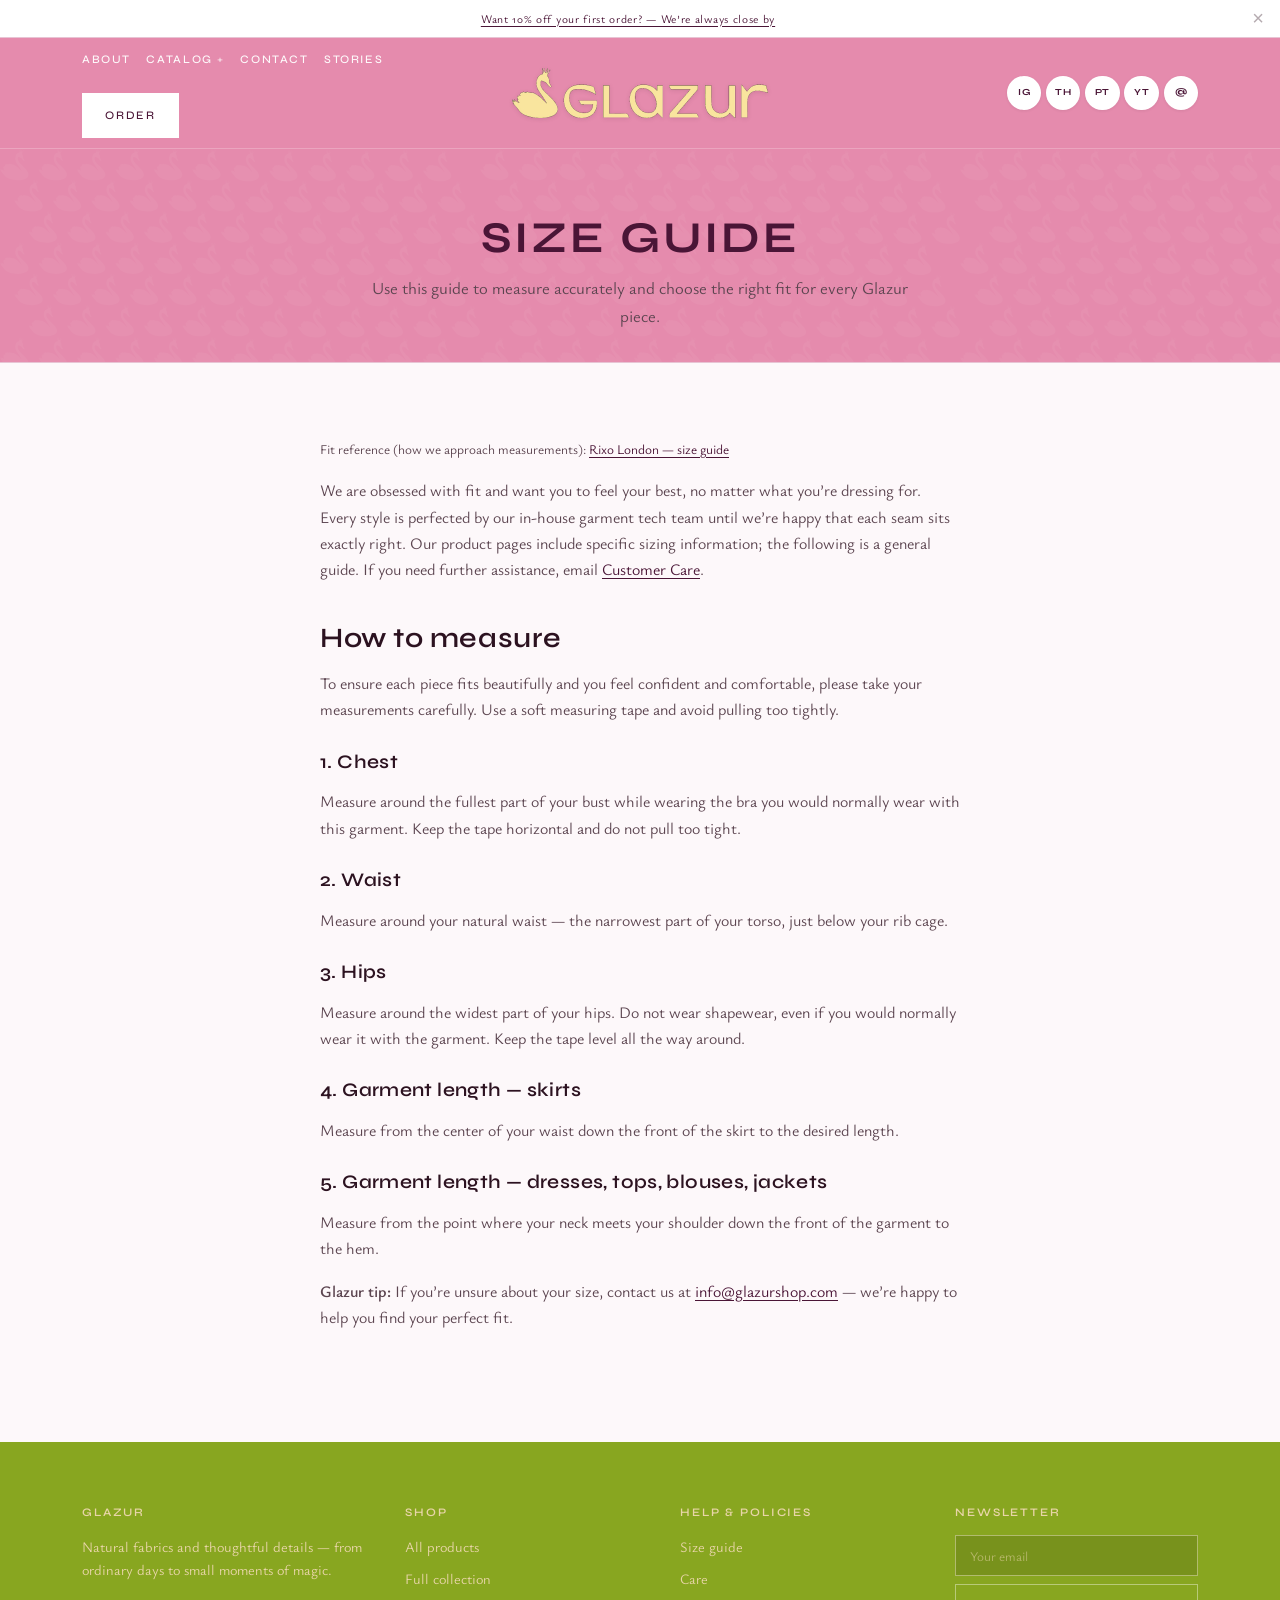
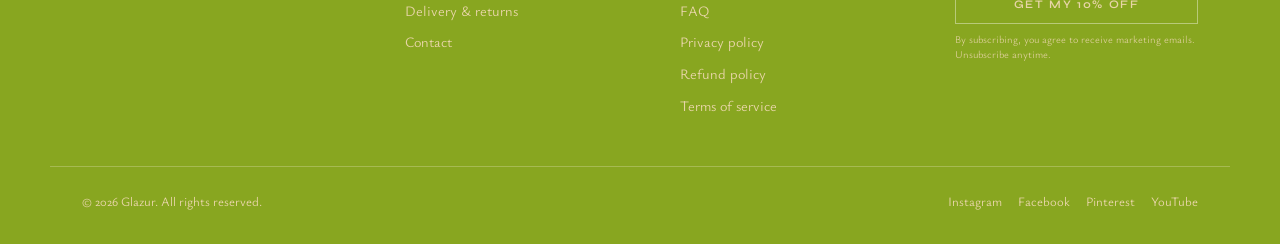
<file: size-guide.html>
<!DOCTYPE html>
<html lang="en-US">
<head>
  <meta charset="UTF-8" />
  <meta name="viewport" content="width=device-width, initial-scale=1" />
  <link rel="icon" href="assets/favicon.svg" type="image/svg+xml" />
  <meta name="description" content="Glazur size guide — how to measure for the best fit." />
  <title>Size Guide | Glazur</title>
  <link rel="preconnect" href="https://fonts.googleapis.com" />
  <link rel="preconnect" href="https://fonts.gstatic.com" crossorigin />
  <link href="https://fonts.googleapis.com/css2?family=Syne:wght@400;500;600;700&display=swap" rel="stylesheet" />
  <link rel="stylesheet" href="css/fonts.css" />
  <link rel="stylesheet" href="css/tokens.css" />
  <link rel="stylesheet" href="css/base.css" />
  <link rel="stylesheet" href="css/components.css" />
  <link rel="stylesheet" href="css/patterns.css" />
</head>
<body>
  <div id="promo-bar" class="promo-bar">
    <button type="button" class="promo-bar__open" id="promo-open-modal" aria-haspopup="dialog"><span id="promo-headline">Transform Your Day — Get 10% Off Your First Order</span></button>
    <button type="button" class="promo-bar__close" id="promo-close" aria-label="Dismiss promotion">×</button>
  </div>

  <header class="site-header site-header--mirror site-header--shopru">
    <div class="site-header__inner site-header__inner--shopru">
      <nav class="nav" id="site-nav" aria-label="Primary">
        <a href="about.html">About</a>
        <details class="nav-details">
          <summary class="nav-details__summary">Catalog</summary>
          <div class="nav-details__panel" role="group" aria-label="Catalog categories">
            <a href="#" data-collection="blouses">Blouses</a>
            <a href="#" data-collection="stripes">Parisian stripe tops</a>
            <a href="#" data-collection="skirts">Skirts</a>
            <a class="js-config-collection-default" href="#">Full collection</a>
          </div>
        </details>
        <a class="js-config-mailto" href="mailto:info@glazurshop.com">Contact</a>
        <a href="about.html">Stories</a>
        <div class="nav__cta">
          <a class="btn btn--fill js-config-shop" href="#">Order</a>
        </div>
      </nav>
      <a class="logo" href="index.html"><img class="logo__img" src="assets/logos/glazur-logo-yellow-swan.png" width="256" height="50" alt="Glazur" decoding="async" /></a>
      <div class="header-social" aria-label="Social and email">
        <a class="header-social__link js-config-ig" href="#" target="_blank" rel="noopener noreferrer" aria-label="Instagram">IG</a>
        <a class="header-social__link js-config-th" href="#" target="_blank" rel="noopener noreferrer" aria-label="Threads">TH</a>
        <a class="header-social__link js-config-pin" href="#" target="_blank" rel="noopener noreferrer" aria-label="Pinterest">PT</a>
        <a class="header-social__link js-config-yt" href="#" target="_blank" rel="noopener noreferrer" aria-label="YouTube">YT</a>
        <a class="header-social__link header-social__link--mail js-config-mailto" href="mailto:info@glazurshop.com" aria-label="Email">@</a>
      </div>
      <button type="button" class="nav-toggle" id="nav-toggle" aria-expanded="false" aria-controls="site-nav">Menu</button>
    </div>
  </header>

  <main>
    <header class="page-hero page-hero--pattern">
      <div class="container">
        <h1>Size guide</h1>
        <p>Use this guide to measure accurately and choose the right fit for every Glazur piece.</p>
      </div>
    </header>
    <div class="page-body container prose">
      <p>
        <small
          >Fit reference (how we approach measurements):
          <a href="https://rixolondon.com/en-eu/pages/size-guide" target="_blank" rel="noopener noreferrer"
            >Rixo London — size guide</a
          ></small
        >
      </p>
      <p>
        We are obsessed with fit and want you to feel your best, no matter what you’re dressing for. Every style is perfected by our in-house garment tech team until we’re happy that each seam sits exactly right. Our product pages include specific sizing information; the following is a general guide. If you need further assistance, email <a class="js-config-mailto" href="mailto:info@glazurshop.com">Customer Care</a>.
      </p>

      <h2>How to measure</h2>
      <p>To ensure each piece fits beautifully and you feel confident and comfortable, please take your measurements carefully. Use a soft measuring tape and avoid pulling too tightly.</p>

      <h3>1. Chest</h3>
      <p>Measure around the fullest part of your bust while wearing the bra you would normally wear with this garment. Keep the tape horizontal and do not pull too tight.</p>

      <h3>2. Waist</h3>
      <p>Measure around your natural waist — the narrowest part of your torso, just below your rib cage.</p>

      <h3>3. Hips</h3>
      <p>Measure around the widest part of your hips. Do not wear shapewear, even if you would normally wear it with the garment. Keep the tape level all the way around.</p>

      <h3>4. Garment length — skirts</h3>
      <p>Measure from the center of your waist down the front of the skirt to the desired length.</p>

      <h3>5. Garment length — dresses, tops, blouses, jackets</h3>
      <p>Measure from the point where your neck meets your shoulder down the front of the garment to the hem.</p>

      <p><strong>Glazur tip:</strong> If you’re unsure about your size, contact us at <a class="js-config-mailto" href="mailto:info@glazurshop.com">info@glazurshop.com</a> — we’re happy to help you find your perfect fit.</p>

    </div>
  </main>

  <footer class="site-footer">
    <div class="site-footer__grid">
      <div>
        <h3>Glazur</h3>
        <p style="margin: 0; line-height: 1.6;">Natural fabrics and thoughtful details — from ordinary days to small moments of magic.</p>
      </div>
      <div>
        <h3>Shop</h3>
        <ul>
          <li><a class="js-config-shop" href="https://glazurshop.com">All products</a></li>
          <li><a class="js-config-collection-default" href="https://glazurshop.com/collections/all">Full collection</a></li>
          <li><a href="shipping-returns.html">Delivery &amp; returns</a></li>
          <li><a class="js-config-mailto" href="mailto:info@glazurshop.com">Contact</a></li>
        </ul>
      </div>
      <div>
        <h3>Help &amp; policies</h3>
        <ul>
          <li><a href="size-guide.html">Size guide</a></li>
          <li><a href="care.html">Care</a></li>
          <li><a href="faq.html">FAQ</a></li>
          <li><a class="js-config-policy-privacy" href="https://glazurshop.com/policies/privacy-policy">Privacy policy</a></li>
          <li><a class="js-config-policy-refund" href="https://glazurshop.com/policies/refund-policy">Refund policy</a></li>
          <li><a class="js-config-policy-terms" href="https://glazurshop.com/policies/terms-of-service">Terms of service</a></li>
        </ul>
      </div>
      <div class="footer-newsletter">
        <h3>Newsletter</h3>
        <form id="footer-newsletter-form">
          <input type="email" name="email" required placeholder="Your email" autocomplete="email" aria-label="Email for newsletter" />
          <button type="submit" class="btn btn--light" style="width: 100%; border-color: rgba(255,255,255,0.4);">Get my 10% off</button>
          <p class="legal" id="promo-legal">By subscribing, you agree to receive marketing emails. Unsubscribe anytime.</p>
        </form>
      </div>
    </div>
    <div class="site-footer__bottom">
      <span>© <span id="y"></span> Glazur. All rights reserved.</span>
      <div class="social-row">
        <a class="js-config-ig" href="#">Instagram</a>
        <a class="js-config-fb" href="#">Facebook</a>
        <a class="js-config-pin" href="#">Pinterest</a>
        <a class="js-config-yt" href="#">YouTube</a>
      </div>
    </div>
  </footer>

  <div id="promo-modal" class="promo-modal" hidden>
    <div class="promo-modal__overlay" aria-hidden="true"></div>
    <div class="promo-modal__panel" role="dialog" aria-modal="true" aria-labelledby="promo-dialog-title">
      <button type="button" class="promo-modal__close" aria-label="Close">×</button>
      <h2 id="promo-dialog-title">Bonjour!</h2>
      <p class="sub" id="promo-subline">Subscribe to receive your personal code and discover how Glazur can make everyday beautiful.</p>
      <form id="promo-form">
        <label class="sr-only" for="promo-email">Email</label>
        <input id="promo-email" type="email" required placeholder="Your email" autocomplete="email" />
        <button type="submit" class="btn btn--fill" style="width: 100%;" id="promo-cta">Get My 10% Off</button>
        <p class="legal" id="promo-legal-modal">By subscribing, you agree to receive marketing emails. Unsubscribe anytime.</p>
      </form>
      <p id="promo-success" class="success" hidden>Your 10% code is on its way! Check your inbox.</p>
    </div>
  </div>

  <script src="js/config.js"></script>
  <script src="js/main.js"></script>
</body>
</html>
</file>
<file: css/fonts.css>
/* Локально: Ysabeau из архива «Шрифты». Заголовки / UI: Syne через Google Fonts в HTML (замена LT Remark). */
@font-face {
  font-family: "Ysabeau";
  src: url("../assets/fonts/ysabeau/Ysabeau-Regular.ttf") format("truetype");
  font-weight: 400;
  font-style: normal;
  font-display: swap;
}

@font-face {
  font-family: "Ysabeau";
  src: url("../assets/fonts/ysabeau/Ysabeau-Medium.ttf") format("truetype");
  font-weight: 500;
  font-style: normal;
  font-display: swap;
}

@font-face {
  font-family: "Ysabeau";
  src: url("../assets/fonts/ysabeau/Ysabeau-SemiBold.ttf") format("truetype");
  font-weight: 600;
  font-style: normal;
  font-display: swap;
}
</file>
<file: css/tokens.css>
/**
 * Glazur — палитра сезона (упаковка: лайм крышки + розовый тираж лебедей).
 * Бордо / слива — глубокий акцент и «осень», не основной фон первого экрана.
 * LT Remark → Syne как веб-замена.
 */
:root {
  /* Упаковка: лайм + роза */
  --color-pack-lime: #8dc63f;
  --color-pack-lime-deep: #72a82e;
  --color-pack-pink: #e58bad;
  --color-pack-pink-mid: #e58bad;
  --color-hero-panel: var(--color-pack-lime);

  /* Бордо / сезонный акцент (футер, кнопки, контраст) */
  --color-hero-plum: #6b1d4f;
  --color-plum: #4a1536;
  --color-plum-mid: #5c2746;

  /* Текст */
  --color-ink: #2c1220;
  --color-ink-muted: #5c4550;

  /* Золото / крем — как на зелёной крышке коробки */
  --color-gold: #e8d5a8;
  --color-cream: #f5edd4;

  /* Фоны страницы (светлая «витрина» как glazurshop.ru) */
  --color-bg: #fdf8fa;
  --color-blush: #e58bad;
  --color-surface: #ffffff;
  --color-cream-pale: #faf6ed;
  --color-line: #e8c4d4;

  /* Витрина как glazurshop.ru: розовая шапка, кремовый герой */
  --color-shop-header: #e58bad;
  --color-shop-header-border: rgba(255, 255, 255, 0.22);
  --color-hero-cream: #faf6ef;
  --color-hero-ink: #4a3228;
  --color-hero-cta: #e58bad;
  --color-hero-cta-hover: #e58bad;

  /* Акценты */
  --color-accent: #d4146b;
  --color-accent-hover: #b01058;
  --color-accent-soft: #e58bad;
  --color-magenta: #d70c7a;
  --color-olive: var(--color-pack-lime-deep);
  --color-lavender: var(--color-pack-pink-mid);
  --color-rose-ui: #e58bad;

  /* Паттерн-вектор (архив) */
  --color-pattern-surface: #e58bad;
  --color-pattern-deep: #d70c7a;

  --font-heading: "Syne", system-ui, sans-serif;
  --font-ui: "Syne", system-ui, sans-serif;
  --font-body: "Ysabeau", Georgia, "Times New Roman", serif;
  --font-display: var(--font-heading);

  --max: 1180px;
  --radius: 2px;
  --header-h: 64px;
  --promo-h: 44px;
  --ease: cubic-bezier(0.22, 1, 0.36, 1);
}
</file>
<file: css/base.css>
*,
*::before,
*::after {
  box-sizing: border-box;
}

html {
  scroll-behavior: smooth;
}

body {
  margin: 0;
  font-family: var(--font-body);
  font-size: 1rem;
  line-height: 1.65;
  color: var(--color-ink);
  background: var(--color-bg);
  -webkit-font-smoothing: antialiased;
}

body.has-promo {
  --header-offset: var(--promo-h);
}

body:not(.has-promo) {
  --header-offset: 0px;
}

img {
  max-width: 100%;
  height: auto;
  display: block;
}

a {
  color: var(--color-plum);
  text-underline-offset: 3px;
}

a:hover {
  color: var(--color-accent);
}

:focus-visible {
  outline: 2px solid var(--color-plum-mid);
  outline-offset: 2px;
}

h1,
h2,
h3 {
  font-family: var(--font-heading);
  font-weight: 700;
  letter-spacing: 0.06em;
  line-height: 1.12;
  text-transform: uppercase;
}

.container {
  width: 100%;
  max-width: var(--max);
  margin: 0 auto;
  padding: 0 clamp(1.25rem, 4vw, 2rem);
}

.prose {
  max-width: 40rem;
}

.prose h2 {
  font-size: 1.75rem;
  margin: 2.5rem 0 1rem;
  text-transform: none;
  letter-spacing: 0.02em;
  font-weight: 600;
}

.prose h3 {
  font-size: 1.2rem;
  margin: 1.75rem 0 0.5rem;
  text-transform: none;
  letter-spacing: 0.02em;
  font-weight: 600;
}

.prose p,
.prose li {
  color: var(--color-ink-muted);
}

.prose ul {
  padding-left: 1.25rem;
}

.prose li {
  margin-bottom: 0.35rem;
}

.page-hero {
  padding: clamp(2.5rem, 6vw, 4rem) 0 2rem;
  text-align: center;
  border-bottom: 1px solid var(--color-line);
  background: var(--color-blush);
}

.page-hero h1 {
  font-size: clamp(1.75rem, 4vw, 2.75rem);
  margin: 0 0 0.75rem;
  color: var(--color-plum);
}

.page-hero p {
  margin: 0 auto;
  max-width: 36rem;
  color: var(--color-ink-muted);
  font-size: 1.05rem;
}

.page-hero p a {
  color: var(--color-accent);
  text-underline-offset: 3px;
}

.page-hero p a:hover {
  color: var(--color-accent-hover);
}

.page-body {
  padding: clamp(2rem, 5vw, 3.5rem) 0 clamp(4rem, 10vw, 6rem);
}

.sr-only {
  position: absolute;
  width: 1px;
  height: 1px;
  padding: 0;
  margin: -1px;
  overflow: hidden;
  clip: rect(0, 0, 0, 0);
  white-space: nowrap;
  border: 0;
}
</file>
<file: css/components.css>
.promo-bar {
  position: sticky;
  top: 0;
  z-index: 200;
  background: var(--color-surface);
  color: var(--color-ink-muted);
  border-bottom: 1px solid var(--color-line);
  font-size: 0.72rem;
  text-align: center;
  padding: 0.55rem 2.5rem 0.55rem 1rem;
  letter-spacing: 0.06em;
  text-transform: none;
  font-family: var(--font-body);
  font-weight: 400;
}

.promo-bar a,
.promo-bar__open {
  color: var(--color-plum);
  font-weight: 600;
  text-decoration: underline;
  text-underline-offset: 3px;
}

.promo-bar__open {
  font: inherit;
  font-family: inherit;
  font-size: inherit;
  letter-spacing: inherit;
  text-transform: inherit;
  background: none;
  border: none;
  cursor: pointer;
  padding: 0;
  margin: 0;
  text-align: center;
  max-width: 100%;
}

.promo-bar__close {
  position: absolute;
  right: 0.75rem;
  top: 50%;
  transform: translateY(-50%);
  background: none;
  border: none;
  color: rgba(92, 69, 80, 0.45);
  font-size: 1.25rem;
  line-height: 1;
  cursor: pointer;
  padding: 0.25rem;
}

.promo-bar__close:hover {
  color: var(--color-plum);
}

body.has-promo .site-header {
  top: 0;
}

.site-header {
  position: sticky;
  top: 0;
  z-index: 150;
  background: rgba(255, 255, 255, 0.94);
  backdrop-filter: blur(12px);
  border-bottom: 1px solid var(--color-line);
}

.site-header__inner {
  display: flex;
  align-items: center;
  justify-content: space-between;
  gap: 1rem;
  max-width: var(--max);
  margin: 0 auto;
  padding: 1rem clamp(1.25rem, 4vw, 2rem);
}

.logo {
  font-family: var(--font-ui);
  font-size: 1.5rem;
  font-weight: 700;
  color: var(--color-plum);
  text-decoration: none;
  letter-spacing: 0.14em;
  text-transform: uppercase;
}

.logo__img {
  display: block;
  height: clamp(40px, 5vw, 50px);
  width: auto;
}

.nav-toggle {
  display: none;
  border: 1px solid var(--color-plum-mid);
  background: var(--color-surface);
  color: var(--color-plum);
  padding: 0.45rem 0.75rem;
  font-family: var(--font-ui);
  font-size: 0.75rem;
  letter-spacing: 0.1em;
  text-transform: uppercase;
  cursor: pointer;
}

.nav {
  display: flex;
  align-items: center;
  gap: clamp(1rem, 2.5vw, 1.75rem);
}

.nav a {
  font-family: var(--font-ui);
  font-size: 0.72rem;
  font-weight: 500;
  letter-spacing: 0.14em;
  text-transform: uppercase;
  text-decoration: none;
  color: var(--color-plum-mid);
}

.nav a:hover {
  color: var(--color-accent);
}

.nav-details {
  position: relative;
}

.nav-details__summary {
  list-style: none;
  cursor: pointer;
  font-family: var(--font-ui);
  font-size: 0.72rem;
  font-weight: 500;
  letter-spacing: 0.14em;
  text-transform: uppercase;
  text-decoration: none;
  color: var(--color-plum-mid);
  padding: 0.15rem 0;
}

.nav-details__summary::-webkit-details-marker {
  display: none;
}

.nav-details__summary::after {
  content: " +";
  font-weight: 600;
  opacity: 0.55;
}

.nav-details[open] > .nav-details__summary::after {
  content: " –";
}

.nav-details__panel {
  position: absolute;
  top: calc(100% + 0.35rem);
  left: 0;
  min-width: 220px;
  padding: 0.35rem 0;
  background: var(--color-surface);
  border: 1px solid var(--color-line);
  box-shadow: 0 18px 40px rgba(44, 18, 32, 0.08);
  z-index: 160;
}

.nav-details__panel a {
  display: block;
  padding: 0.55rem 1rem;
  border-bottom: 1px solid rgba(226, 200, 212, 0.45);
  letter-spacing: 0.08em;
}

.nav-details__panel a:last-child {
  border-bottom: none;
}

.nav-details__panel a:hover {
  background: var(--color-bg);
}

.nav__cta {
  display: flex;
  align-items: center;
  gap: 0.75rem;
  margin-left: 0.5rem;
}

@media (max-width: 900px) {
  .nav-toggle {
    display: block;
  }

  .nav {
    position: fixed;
    left: 0;
    right: 0;
    top: 72px;
    bottom: 0;
    flex-direction: column;
    align-items: stretch;
    padding: 1rem clamp(1.25rem, 4vw, 2rem) 2rem;
    background: var(--color-blush);
    border-bottom: 1px solid var(--color-line);
    box-shadow: 0 20px 50px rgba(0, 0, 0, 0.08);
    transform: translateY(-100%);
    opacity: 0;
    pointer-events: none;
    transition: transform 0.35s var(--ease), opacity 0.2s ease;
    z-index: 140;
  }

  .nav.is-open {
    transform: translateY(0);
    opacity: 1;
    pointer-events: auto;
  }

  .nav a {
    padding: 0.85rem 0;
    border-bottom: 1px solid var(--color-line);
  }

  .nav-details {
    border-bottom: 1px solid var(--color-line);
    padding: 0.35rem 0 0.85rem;
  }

  .nav-details__summary {
    padding: 0.5rem 0;
  }

  .nav-details__panel {
    position: static;
    box-shadow: none;
    border: none;
    padding: 0.25rem 0 0 0.35rem;
    min-width: 0;
  }

  .nav-details__panel a {
    padding: 0.45rem 0;
    border-bottom: none;
  }

  .nav__cta {
    flex-direction: column;
    margin-left: 0;
    margin-top: 1rem;
  }

  .nav__cta .btn {
    width: 100%;
    text-align: center;
  }
}

.btn {
  display: inline-flex;
  align-items: center;
  justify-content: center;
  font-family: var(--font-ui);
  font-size: 0.72rem;
  font-weight: 600;
  letter-spacing: 0.14em;
  text-transform: uppercase;
  text-decoration: none;
  padding: 0.75rem 1.4rem;
  border: 1px solid var(--color-plum);
  background: transparent;
  color: var(--color-plum);
  cursor: pointer;
  transition: background 0.2s ease, color 0.2s ease, border-color 0.2s ease;
}

.btn:hover {
  background: var(--color-plum);
  color: var(--color-cream);
}

.btn--light {
  border-color: var(--color-surface);
  color: var(--color-surface);
}

.btn--light:hover {
  background: var(--color-surface);
  color: var(--color-ink);
}

.btn--fill {
  background: var(--color-plum);
  border-color: var(--color-plum);
  color: var(--color-cream);
}

.btn--fill:hover {
  background: var(--color-hero-plum);
  border-color: var(--color-hero-plum);
  color: var(--color-cream);
}

/* Кнопка героя как на glazurshop.ru (розовая заливка, белый текст) */
.btn--hero-pink {
  background: var(--color-hero-cta);
  border-color: var(--color-hero-cta);
  color: #fff;
}

.btn--hero-pink:hover {
  background: var(--color-hero-cta-hover);
  border-color: var(--color-hero-cta-hover);
  color: #fff;
}

/* Герой: золотая обводка / кремовая заливка (макет) */
.btn--on-hero {
  border-color: var(--color-gold);
  color: var(--color-gold);
  background: transparent;
}

.btn--on-hero:hover {
  background: var(--color-gold);
  color: var(--color-plum);
  border-color: var(--color-gold);
}

.btn--on-hero-fill {
  background: var(--color-cream);
  border-color: var(--color-cream);
  color: var(--color-plum);
}

.btn--on-hero-fill:hover {
  background: var(--color-gold);
  border-color: var(--color-gold);
  color: var(--color-plum);
}

/* Герой — фото сверху (реф. fashion), блок копирайта в цвете крышки коробки */
.hero-immersive {
  display: flex;
  flex-direction: column;
  min-height: min(92vh, 900px);
}

.hero-immersive__figure {
  position: relative;
  margin: 0;
  flex: 1 1 auto;
  min-height: min(52vh, 560px);
  background: var(--color-pack-pink-mid);
}

.hero-immersive__photo {
  width: 100%;
  height: 100%;
  min-height: min(52vh, 560px);
  object-fit: cover;
  object-position: center top;
  display: block;
}

.hero-immersive__panel {
  position: relative;
  flex: 0 0 auto;
  background: var(--color-hero-panel);
  color: var(--color-cream);
}

.hero-immersive__watermark {
  position: absolute;
  inset: 0;
  background: url("../assets/lebedi/Glazur лебедь вектор.svg") center 40% / clamp(56px, 14vw, 120px) no-repeat;
  opacity: 0.1;
  filter: brightness(0) invert(1);
  pointer-events: none;
}

.hero-immersive__inner {
  position: relative;
  z-index: 1;
  max-width: var(--max);
  margin: 0 auto;
  padding: clamp(1.85rem, 5vw, 3rem) clamp(1.35rem, 4vw, 2rem);
}

.hero-immersive__eyebrow {
  font-family: var(--font-ui);
  font-size: 0.7rem;
  letter-spacing: 0.2em;
  text-transform: uppercase;
  color: rgba(245, 237, 212, 0.82);
  margin: 0 0 0.85rem;
}

.hero-immersive__inner h1 {
  font-family: var(--font-heading);
  font-size: clamp(1.6rem, 4vw, 2.5rem);
  font-weight: 700;
  letter-spacing: 0.1em;
  line-height: 1.12;
  text-transform: uppercase;
  color: var(--color-cream);
  margin: 0 0 1rem;
  max-width: 20ch;
}

.hero-immersive__lead {
  font-family: var(--font-body);
  font-size: clamp(1rem, 2.2vw, 1.15rem);
  font-weight: 400;
  line-height: 1.65;
  color: rgba(250, 246, 237, 0.94);
  max-width: 36rem;
  margin: 0 0 1.75rem;
}

.hero-immersive__actions {
  display: flex;
  flex-wrap: wrap;
  gap: 0.75rem;
}

@media (min-width: 900px) {
  .hero-immersive__figure {
    min-height: min(58vh, 620px);
  }

  .hero-immersive__photo {
    min-height: min(58vh, 620px);
  }
}

/* Главная: фото упаковки / анбоксинг под героем */
.home-packshot {
  margin: 0;
  padding: clamp(1.25rem, 4vw, 2.25rem) clamp(1.25rem, 4vw, 2rem);
  background: var(--color-bg);
  border-top: 1px solid var(--color-line);
  border-bottom: 1px solid var(--color-line);
}

.home-packshot__figure {
  margin: 0 auto;
  max-width: min(1040px, 100%);
}

.home-packshot__img {
  width: 100%;
  height: auto;
  display: block;
}

/* Главная: блоки с фото (как fashion-референсы) */
.home-lookbook {
  background: var(--color-surface);
  border-top: 1px solid var(--color-line);
  border-bottom: 1px solid var(--color-line);
  padding: clamp(2rem, 6vw, 3.25rem) clamp(1.25rem, 4vw, 2rem);
}

.home-lookbook__grid {
  max-width: var(--max);
  margin: 0 auto;
  display: grid;
  gap: clamp(1rem, 3.5vw, 2rem);
  grid-template-columns: 1.05fr 0.9fr 1.05fr;
  align-items: center;
}

.home-lookbook__card {
  margin: 0;
  border: 1px solid var(--color-line);
  background: var(--color-bg);
  overflow: hidden;
}

.home-lookbook__img {
  width: 100%;
  height: 100%;
  aspect-ratio: 3 / 4;
  object-fit: cover;
  display: block;
}

.home-lookbook__copy h2 {
  margin: 0 0 0.75rem;
  font-family: var(--font-heading);
  letter-spacing: 0.08em;
  text-transform: uppercase;
  color: var(--color-plum);
}

.home-lookbook__copy p {
  margin: 0 0 1.25rem;
  color: var(--color-ink-muted);
  line-height: 1.75;
}

@media (max-width: 980px) {
  .home-lookbook__grid {
    grid-template-columns: 1fr;
  }

  .home-lookbook__img {
    aspect-ratio: 4 / 5;
  }
}

.lebedi-pair {
  display: grid;
  grid-template-columns: 1fr 1fr;
  gap: 0.75rem;
  max-width: 520px;
  margin: 1.5rem auto 0;
}

.lebedi-pair img {
  width: 100%;
  aspect-ratio: 1;
  object-fit: cover;
  border: 1px solid var(--color-line);
}

/* Sections */
.section {
  padding: clamp(3rem, 8vw, 5rem) 0;
}

.section--surface {
  background: var(--color-surface);
  border-top: 1px solid var(--color-line);
  border-bottom: 1px solid var(--color-line);
}

.section__head {
  text-align: center;
  max-width: 36rem;
  margin: 0 auto 2.5rem;
}

.section__head h2 {
  font-family: var(--font-heading);
  font-size: clamp(1.5rem, 3.5vw, 2.15rem);
  margin: 0 0 0.75rem;
  font-weight: 700;
  letter-spacing: 0.08em;
  text-transform: uppercase;
  color: var(--color-plum);
}

.section__head p {
  margin: 0;
  color: var(--color-ink-muted);
  font-size: 1.05rem;
}

.values {
  display: grid;
  grid-template-columns: repeat(3, 1fr);
  gap: 1.5rem;
}

@media (max-width: 768px) {
  .values {
    grid-template-columns: 1fr;
  }
}

.value-card {
  padding: 1.75rem;
  border: 1px solid var(--color-line);
  background: var(--color-bg);
}

.value-card h3 {
  font-size: 1.05rem;
  margin: 0 0 0.5rem;
  text-transform: none;
  letter-spacing: 0.03em;
  font-weight: 700;
  color: var(--color-plum);
}

.value-card p {
  margin: 0;
  font-size: 0.95rem;
  color: var(--color-ink-muted);
}

.collections {
  display: grid;
  grid-template-columns: repeat(auto-fill, minmax(240px, 1fr));
  gap: 1.25rem;
}

@media (min-width: 1100px) {
  .collections {
    grid-template-columns: repeat(3, 1fr);
  }
}

@media (max-width: 768px) {
  .collections {
    grid-template-columns: 1fr;
  }
}

.collection-card {
  position: relative;
  border: 1px solid var(--color-line);
  background: var(--color-surface);
  text-decoration: none;
  color: inherit;
  display: block;
  overflow: hidden;
  transition: box-shadow 0.25s ease;
}

.collection-card:hover {
  box-shadow: 0 24px 50px rgba(28, 27, 25, 0.08);
}

.collection-card__media {
  aspect-ratio: 4 / 5;
  background: linear-gradient(160deg, #e8e0d8, #d4ccc4);
  background-size: cover;
  background-position: center;
}

.collection-card__media--l1 {
  background-image: url("../assets/lebedi/л1.png");
}

.collection-card__media--l2 {
  background-image: url("../assets/lebedi/л2.png");
}

.collection-card__media--l3 {
  background-image: url("../assets/lebedi/л3.png");
}

.collection-card__media--l4 {
  background-image: url("../assets/lebedi/л4.png");
}

.collection-card__media--l5 {
  background-image: url("../assets/lebedi/л5.png");
}

.collection-card__media--l6 {
  background-image: url("../assets/lebedi/л6.png");
}

.collection-card__body {
  padding: 1.25rem 1.5rem 1.5rem;
}

.collection-card__body h3 {
  font-size: 1.1rem;
  margin: 0 0 0.35rem;
  text-transform: none;
  letter-spacing: 0.02em;
  font-weight: 700;
  color: var(--color-plum);
}

.collection-card__body p {
  margin: 0;
  font-size: 0.9rem;
  color: var(--color-ink-muted);
}

.collection-card__cta {
  margin-top: 0.75rem;
  font-family: var(--font-ui);
  font-size: 0.7rem;
  letter-spacing: 0.14em;
  text-transform: uppercase;
  font-weight: 600;
  color: var(--color-accent);
}

.story-block {
  max-width: 38rem;
  margin: 0 auto;
  text-align: center;
}

.story-block p {
  font-size: 1.1rem;
  color: var(--color-ink-muted);
  line-height: 1.8;
  margin: 0 0 1.25rem;
}

.detail-band {
  border: 1px solid var(--color-line);
  padding: clamp(2rem, 5vw, 3rem);
  background: var(--color-surface);
  text-align: center;
  max-width: 48rem;
  margin: 0 auto;
}

.detail-band p {
  margin: 0;
  font-size: 1.05rem;
  color: var(--color-ink-muted);
  font-style: italic;
}

.social-proof {
  text-align: center;
}

.social-proof p {
  max-width: 32rem;
  margin: 0 auto 1.5rem;
  color: var(--color-ink-muted);
}

.social-proof__cta {
  margin-top: 1.5rem;
  display: inline-block;
}

/* Promo modal */
.promo-modal[hidden] {
  display: none !important;
}

.promo-modal {
  position: fixed;
  inset: 0;
  z-index: 300;
  display: flex;
  align-items: center;
  justify-content: center;
  padding: 1rem;
}

.promo-modal__overlay {
  position: absolute;
  inset: 0;
  background: rgba(28, 27, 25, 0.45);
}

.promo-modal__panel {
  position: relative;
  background: var(--color-surface);
  max-width: 420px;
  width: 100%;
  padding: 2rem;
  border: 1px solid var(--color-line);
  box-shadow: 0 30px 80px rgba(0, 0, 0, 0.15);
}

.promo-modal__close {
  position: absolute;
  top: 0.75rem;
  right: 0.75rem;
  border: none;
  background: none;
  font-size: 1.5rem;
  line-height: 1;
  cursor: pointer;
  color: var(--color-ink-muted);
}

.promo-modal__panel h2 {
  font-family: var(--font-heading);
  font-size: 1.15rem;
  font-weight: 700;
  letter-spacing: 0.06em;
  text-transform: uppercase;
  color: var(--color-plum);
  margin: 0 0 0.5rem;
}

.promo-modal__panel .sub {
  font-size: 0.95rem;
  color: var(--color-ink-muted);
  margin: 0 0 1.25rem;
}

.promo-modal__panel input[type="email"] {
  width: 100%;
  padding: 0.75rem 1rem;
  border: 1px solid var(--color-line);
  font-family: var(--font-body);
  margin-bottom: 1rem;
}

.promo-modal__panel .legal {
  font-size: 0.7rem;
  color: var(--color-ink-muted);
  margin: 0.75rem 0 0;
  line-height: 1.4;
}

.promo-modal__panel .success {
  color: var(--color-plum);
  font-weight: 600;
  margin-top: 1rem;
}

/* FAQ */
.faq-list {
  max-width: 42rem;
  margin: 0 auto;
}

.faq-item {
  border-bottom: 1px solid var(--color-line);
}

.faq-item button {
  width: 100%;
  display: flex;
  justify-content: space-between;
  align-items: center;
  gap: 1rem;
  padding: 1.15rem 0;
  border: none;
  background: none;
  font-family: var(--font-body);
  font-size: 1rem;
  font-weight: 500;
  text-align: left;
  cursor: pointer;
  color: var(--color-ink);
}

.faq-item button::after {
  content: "+";
  font-size: 1.25rem;
  color: var(--color-ink-muted);
  flex-shrink: 0;
}

.faq-item.is-open button::after {
  content: "−";
}

.faq-panel {
  display: none;
  padding: 0 0 1.25rem;
}

.faq-item.is-open .faq-panel {
  display: block;
}

.faq-panel p,
.faq-panel li {
  color: var(--color-ink-muted);
  font-size: 0.95rem;
}

.faq-panel ul {
  margin: 0.5rem 0 0;
  padding-left: 1.2rem;
}

/* Footer */
.site-footer {
  background: #88a620;
  color: var(--color-gold);
  padding: clamp(2.5rem, 6vw, 4rem) 0 2rem;
  font-size: 0.9rem;
}

.site-footer a {
  color: var(--color-gold);
  text-decoration: none;
}

.site-footer a:hover {
  color: #fff9e6;
}

.site-footer__grid {
  display: grid;
  grid-template-columns: 1.2fr repeat(3, 1fr);
  gap: 2rem;
  max-width: var(--max);
  margin: 0 auto;
  padding: 0 clamp(1.25rem, 4vw, 2rem);
}

@media (max-width: 900px) {
  .site-footer__grid {
    grid-template-columns: 1fr 1fr;
  }
}

@media (max-width: 520px) {
  .site-footer__grid {
    grid-template-columns: 1fr;
  }
}

.site-footer h3 {
  font-family: var(--font-ui);
  font-size: 0.72rem;
  letter-spacing: 0.16em;
  text-transform: uppercase;
  font-weight: 600;
  color: var(--color-gold);
  margin: 0 0 1rem;
}

.site-footer ul {
  list-style: none;
  padding: 0;
  margin: 0;
}

.site-footer li {
  margin-bottom: 0.5rem;
}

.footer-newsletter input {
  width: 100%;
  padding: 0.65rem 0.85rem;
  border: 1px solid rgba(245, 237, 212, 0.45);
  background: rgba(0, 0, 0, 0.12);
  color: var(--color-gold);
  font-family: var(--font-body);
  margin-bottom: 0.5rem;
}

.footer-newsletter input::placeholder {
  color: rgba(232, 213, 168, 0.55);
}

.footer-newsletter .legal {
  font-size: 0.65rem;
  color: rgba(232, 213, 168, 0.85);
  margin: 0.5rem 0 0;
  line-height: 1.4;
}

.site-footer .btn--light {
  border-color: rgba(245, 237, 212, 0.55);
  color: var(--color-gold);
}

.site-footer .btn--light:hover {
  background: rgba(0, 0, 0, 0.14);
  color: #fff9e6;
  border-color: #fff9e6;
}

.site-footer__bottom {
  max-width: var(--max);
  margin: 2.5rem auto 0;
  padding: 1.5rem clamp(1.25rem, 4vw, 2rem) 0;
  border-top: 1px solid rgba(245, 237, 212, 0.28);
  display: flex;
  flex-wrap: wrap;
  justify-content: space-between;
  align-items: center;
  gap: 1rem;
  font-size: 0.8rem;
}

.site-footer__lang {
  color: var(--color-gold);
  text-decoration: underline;
  text-underline-offset: 3px;
  font-size: 0.78rem;
  letter-spacing: 0.06em;
  text-transform: uppercase;
}

.site-footer__lang:hover {
  color: #fff9e6;
}

.social-row {
  display: flex;
  gap: 1rem;
}

/* Центрированная шапка (без shopru — узкий сайт) */
.site-header--mirror:not(.site-header--shopru) .site-header__inner {
  flex-direction: column;
  align-items: center;
  justify-content: center;
  gap: 0.65rem;
  padding-top: clamp(0.75rem, 2vw, 1.1rem);
  padding-bottom: clamp(0.55rem, 1.2vw, 0.95rem);
  position: relative;
}

.site-header--mirror:not(.site-header--shopru) .nav {
  justify-content: center;
  flex-wrap: wrap;
}

.site-header--mirror:not(.site-header--shopru) .nav__cta {
  margin-left: 0;
}

@media (max-width: 900px) {
  .site-header--mirror:not(.site-header--shopru) .nav-toggle {
    position: absolute;
    right: clamp(1.25rem, 4vw, 2rem);
    top: 0.85rem;
  }

  .site-header--mirror:not(.site-header--shopru) .nav {
    top: calc(var(--header-offset, 0px) + 100px);
  }
}

/* Розовая полоса + сетка «меню — лого — мессенджеры» как glazurshop.ru */
.site-header--shopru {
  background: var(--color-shop-header);
  border-bottom: 1px solid var(--color-shop-header-border);
  backdrop-filter: none;
}

.site-header--shopru .nav a,
.site-header--shopru .nav-details__summary {
  color: rgba(255, 255, 255, 0.95);
}

.site-header--shopru .nav a:hover,
.site-header--shopru .nav-details__summary:hover {
  color: #fff;
}

.site-header--shopru .nav-details__summary::after {
  opacity: 0.65;
}

.site-header--shopru .nav__cta .btn--fill {
  background: #fff;
  border-color: #fff;
  color: var(--color-plum);
}

.site-header--shopru .nav__cta .btn--fill:hover {
  background: var(--color-hero-cream);
  border-color: var(--color-hero-cream);
  color: var(--color-plum);
}

.site-header--shopru .logo__img {
  filter: drop-shadow(0 1px 2px rgba(44, 18, 32, 0.12));
}

/* Выпадающий каталог: панель белая — ссылки должны быть тёмными, не как в полосе шапки */
.site-header--shopru .nav-details__panel {
  background: var(--color-surface);
  border: 1px solid var(--color-line);
  box-shadow: 0 14px 40px rgba(44, 18, 32, 0.14);
}

.site-header--shopru .nav-details__panel a {
  color: var(--color-plum-mid);
}

.site-header--shopru .nav-details__panel a:hover {
  color: var(--color-accent);
  background: var(--color-bg);
}

.header-social {
  display: flex;
  flex-wrap: wrap;
  align-items: center;
  justify-content: center;
  gap: 0.3rem;
  max-width: 100%;
}

.header-social__link {
  display: flex;
  align-items: center;
  justify-content: center;
  width: 2.15rem;
  height: 2.15rem;
  border-radius: 50%;
  background: #fff;
  color: var(--color-plum);
  font-family: var(--font-ui);
  font-size: 0.58rem;
  font-weight: 700;
  letter-spacing: 0.04em;
  text-decoration: none;
  line-height: 1;
  box-shadow: 0 1px 3px rgba(44, 18, 32, 0.08);
  transition: transform 0.15s ease, background 0.15s ease, color 0.15s ease;
}

.header-social__link:hover {
  transform: translateY(-1px);
  background: var(--color-hero-cream);
  color: var(--color-accent);
}

.header-social__link--mail {
  font-size: 0.72rem;
}

@media (min-width: 901px) {
  .site-header--shopru .site-header__inner--shopru {
    display: grid;
    grid-template-columns: minmax(0, 1fr) auto minmax(0, 1fr);
    align-items: center;
    gap: 0.5rem 1rem;
    padding-top: 0.65rem;
    padding-bottom: 0.65rem;
  }

  .site-header--shopru .nav {
    grid-column: 1;
    grid-row: 1;
    justify-self: start;
    justify-content: flex-start;
    flex-wrap: wrap;
    gap: clamp(0.5rem, 1.2vw, 1rem);
    position: relative;
    z-index: 2;
  }

  /* Ссылки и каталог выше кнопки Order — иначе flex-wrap может класть Order поверх «Stories» и блокировать клики */
  .site-header--shopru .nav > a,
  .site-header--shopru .nav > .nav-details {
    position: relative;
    z-index: 2;
  }

  .site-header--shopru .nav__cta {
    position: relative;
    z-index: 1;
    /* Вся строка «Order» ниже ссылок — иначе кнопка перекрывает «Stories» при flex-wrap */
    flex-basis: 100%;
    margin-left: 0;
    margin-top: 0.35rem;
    justify-content: flex-start;
  }

  .site-header--shopru .logo {
    grid-column: 2;
    grid-row: 1;
    justify-self: center;
    position: relative;
    z-index: 1;
    /* Кликабельна только картинка — широкая «коробка» ссылки не перехватывает меню слева */
    pointer-events: none;
  }

  .site-header--shopru .logo__img {
    pointer-events: auto;
    cursor: pointer;
  }

  .site-header--shopru .header-social {
    grid-column: 3;
    grid-row: 1;
    justify-self: end;
  }

  .site-header--shopru .nav-toggle {
    display: none;
  }
}

@media (max-width: 900px) {
  .site-header--shopru .site-header__inner--shopru {
    display: flex;
    flex-direction: column;
    align-items: center;
    position: relative;
    padding-top: 0.5rem;
    padding-bottom: 0.5rem;
  }

  .site-header--shopru .logo {
    order: 1;
  }

  .site-header--shopru .header-social {
    order: 2;
    margin-top: 0.2rem;
  }

  .site-header--shopru .nav {
    order: 10;
    width: 100%;
    top: calc(var(--header-offset, 0px) + 118px);
    background: rgba(255, 250, 252, 0.98);
  }

  .site-header--shopru .nav a,
  .site-header--shopru .nav-details__summary {
    color: var(--color-plum-mid);
  }

  .site-header--shopru .nav a:hover,
  .site-header--shopru .nav-details__summary:hover {
    color: var(--color-accent);
  }

  .site-header--shopru .nav-toggle {
    position: absolute;
    top: 0.55rem;
    right: clamp(1.25rem, 4vw, 2rem);
    border-color: rgba(255, 255, 255, 0.55);
    background: rgba(255, 255, 255, 0.25);
    color: #fff;
  }

  .site-header--shopru .nav-toggle:hover {
    background: rgba(255, 255, 255, 0.4);
  }
}

/* Главная: светлый лендинг, порядок как на русской витрине */
.ru-hero {
  padding: clamp(1rem, 2.5vw, 1.85rem) 0 clamp(1.15rem, 3vw, 2.15rem);
  background: var(--color-hero-cream);
  border-bottom: 1px solid rgba(74, 50, 40, 0.08);
}

.ru-hero__grid {
  display: grid;
  grid-template-columns: minmax(0, 1fr) minmax(0, 1fr);
  gap: clamp(0.75rem, 2vw, 1.65rem);
  align-items: center;
  max-width: var(--max);
  margin: 0 auto;
  padding: 0 clamp(0.85rem, 3vw, 1.5rem);
}

@media (min-width: 781px) {
  .ru-hero__figure {
    max-width: min(100%, 400px);
    width: 100%;
    justify-self: center;
  }
}

@media (max-width: 780px) {
  .ru-hero__grid {
    grid-template-columns: 1fr;
    text-align: center;
  }

  .ru-hero__figure {
    max-width: min(100%, 380px);
    margin-left: auto;
    margin-right: auto;
  }

  .ru-hero__actions {
    justify-content: center;
  }
}

.ru-hero h1 {
  font-family: var(--font-body);
  font-weight: 600;
  font-size: clamp(2.15rem, 4.8vw, 3.4rem);
  line-height: 1.12;
  color: var(--color-hero-ink);
  letter-spacing: -0.015em;
  margin: 0 0 1rem;
  text-transform: none;
}

.ru-hero__eyebrow {
  font-family: var(--font-ui);
  font-size: 0.68rem;
  letter-spacing: 0.14em;
  text-transform: uppercase;
  color: rgba(74, 50, 40, 0.55);
  margin: 0 0 0.65rem;
}

.ru-hero__lead {
  font-family: var(--font-ui);
  font-size: clamp(0.88rem, 1.35vw, 0.98rem);
  font-weight: 400;
  letter-spacing: 0.04em;
  line-height: 1.6;
  color: var(--color-hero-ink);
  opacity: 0.88;
  margin: 0 0 1.5rem;
  max-width: 40ch;
}

@media (max-width: 780px) {
  .ru-hero__lead {
    max-width: none;
    margin-left: auto;
    margin-right: auto;
  }
}

.ru-hero__actions {
  display: flex;
  flex-wrap: wrap;
  gap: 0.75rem;
}

.ru-hero__figure {
  margin: 0;
  padding: 0;
  border-radius: 0;
  overflow: visible;
  background: transparent;
  box-shadow: none;
  display: flex;
  align-items: center;
  justify-content: center;
}

.ru-hero__img {
  display: block;
  width: auto;
  max-width: 100%;
  height: auto;
  max-height: min(56vh, 530px);
  object-fit: contain;
}

/* «Вы в Glazur» — три вертикали как на glazurshop.ru */
.ru-muses {
  padding: clamp(2.75rem, 7vw, 4.25rem) 0;
  text-align: center;
  background: var(--color-surface);
}

.ru-muses__eyebrow {
  font-family: var(--font-ui);
  font-size: 0.65rem;
  letter-spacing: 0.2em;
  text-transform: uppercase;
  color: var(--color-ink-muted);
  margin: 0 0 0.75rem;
}

.ru-muses__title {
  font-family: var(--font-body);
  font-weight: 600;
  font-size: clamp(1.85rem, 4vw, 2.65rem);
  line-height: 1.15;
  color: var(--color-hero-ink);
  margin: 0 0 0.5rem;
}

.ru-muses__sub {
  font-family: var(--font-ui);
  font-size: clamp(0.78rem, 1.2vw, 0.88rem);
  font-weight: 400;
  letter-spacing: 0.12em;
  text-transform: lowercase;
  color: var(--color-ink-muted);
  margin: 0 0 clamp(1.75rem, 4vw, 2.5rem);
}

.ru-muses__gallery {
  display: grid;
  grid-template-columns: repeat(3, 1fr);
  gap: clamp(0.65rem, 2vw, 1.25rem);
  max-width: 1100px;
  margin: 0 auto 1.5rem;
  padding: 0 clamp(1.25rem, 4vw, 2rem);
}

@media (max-width: 640px) {
  .ru-muses__gallery {
    grid-template-columns: 1fr;
    max-width: 420px;
  }
}

.ru-muses__gallery figure {
  margin: 0;
  overflow: hidden;
  border-radius: 2px;
  background: var(--color-blush);
}

.ru-muses__gallery img {
  width: 100%;
  height: auto;
  aspect-ratio: 3 / 4;
  object-fit: cover;
  display: block;
}

.ru-muses__footer {
  margin-top: 0.25rem;
}

.ru-philosophy {
  padding: clamp(2.75rem, 7vw, 4.5rem) 0;
  background: var(--color-surface);
  border-top: 1px solid var(--color-line);
  border-bottom: 1px solid var(--color-line);
}

#story {
  scroll-margin-top: calc(var(--header-offset, 0px) + 6.5rem);
}

.ru-philosophy .container {
  max-width: 760px;
}

.ru-philosophy__h {
  font-family: var(--font-heading);
  font-size: clamp(1.5rem, 3.5vw, 2.1rem);
  font-weight: 700;
  text-align: center;
  margin: 0 0 clamp(1.5rem, 4vw, 2.25rem);
  color: var(--color-ink);
}

.ru-hash {
  color: var(--color-accent);
  font-weight: 700;
}

.ru-philosophy__body {
  font-size: 1.03rem;
  line-height: 1.75;
  color: var(--color-ink-muted);
}

.ru-philosophy__body p {
  margin: 0 0 1.15em;
}

.ru-philosophy__body p:last-child {
  margin-bottom: 0;
}

/* Featured products — after brand story */
.ru-products {
  padding: clamp(2.25rem, 5vw, 3.5rem) 0;
  background: var(--color-surface);
}

.ru-products__eyebrow {
  font-family: var(--font-ui);
  font-size: 0.65rem;
  letter-spacing: 0.2em;
  text-transform: uppercase;
  color: var(--color-ink-muted);
  margin: 0 0 0.75rem;
  text-align: center;
}

.ru-products__title {
  font-family: var(--font-body);
  font-weight: 600;
  font-size: clamp(1.65rem, 3.5vw, 2.35rem);
  line-height: 1.15;
  color: var(--color-hero-ink);
  margin: 0 0 0.65rem;
  text-align: center;
}

.ru-products__lead {
  font-family: var(--font-ui);
  font-size: 0.95rem;
  line-height: 1.55;
  color: var(--color-ink-muted);
  margin: 0 auto;
  max-width: 36rem;
  text-align: center;
}

.ru-products__grid {
  display: grid;
  grid-template-columns: repeat(3, minmax(0, 1fr));
  gap: 1.35rem 1.1rem;
  margin-top: 1.85rem;
}

@media (max-width: 900px) {
  .ru-products__grid {
    grid-template-columns: repeat(2, minmax(0, 1fr));
  }
}

@media (max-width: 520px) {
  .ru-products__grid {
    grid-template-columns: 1fr;
    max-width: 420px;
    margin-left: auto;
    margin-right: auto;
  }
}

.ru-product-card {
  margin: 0;
}

.ru-product-card__link {
  display: block;
  text-decoration: none;
  color: inherit;
}

.ru-product-card__figure {
  margin: 0;
  border-radius: 2px;
  overflow: hidden;
  background: var(--color-blush);
  box-shadow: 0 8px 28px rgba(44, 18, 32, 0.06);
}

.ru-product-card__img {
  width: 100%;
  aspect-ratio: 3 / 4;
  object-fit: cover;
  display: block;
  transition: transform 0.28s ease;
}

.ru-product-card__link:hover .ru-product-card__img {
  transform: scale(1.03);
}

.ru-product-card__meta {
  padding: 0.9rem 0.1rem 0;
}

.ru-product-card__name {
  font-family: var(--font-body);
  font-size: 1.02rem;
  font-weight: 600;
  line-height: 1.25;
  margin: 0 0 0.3rem;
  color: var(--color-hero-ink);
}

.ru-product-card__tag {
  font-family: var(--font-ui);
  font-size: 0.62rem;
  font-weight: 600;
  letter-spacing: 0.14em;
  text-transform: uppercase;
  color: var(--color-ink-muted);
  margin: 0;
}

.ru-catalog {
  padding: clamp(2.25rem, 5vw, 3.5rem) 0 clamp(3rem, 7vw, 4.5rem);
  background: var(--color-bg);
}

.ru-catalog__inner {
  text-align: center;
}

.ru-catalog__title {
  font-family: var(--font-heading);
  font-size: 0.85rem;
  letter-spacing: 0.2em;
  text-transform: uppercase;
  color: var(--color-ink-muted);
  margin: 0 0 1.25rem;
}

.ru-catalog__links {
  display: flex;
  flex-wrap: wrap;
  justify-content: center;
  gap: 0.5rem 0.35rem;
  max-width: 720px;
  margin: 0 auto 1.25rem;
}

.ru-catalog__links a {
  font-family: var(--font-ui);
  font-size: 0.68rem;
  font-weight: 600;
  letter-spacing: 0.12em;
  text-transform: uppercase;
  text-decoration: none;
  color: var(--color-plum-mid);
  padding: 0.55rem 0.95rem;
  border: 1px solid var(--color-line);
  background: var(--color-surface);
  border-radius: 2px;
}

.ru-catalog__links a:hover {
  border-color: var(--color-plum);
  color: var(--color-accent);
}

.ru-catalog__note {
  font-size: 0.92rem;
  color: var(--color-ink-muted);
  line-height: 1.55;
  max-width: 520px;
  margin: 0 auto;
}
</file>
<file: css/patterns.css>
/**
 * Фоны из архива «Паттерны» (GLAZUR).
 * Вектор «паттерн вектор.svg»: тайл лебедя, цвета #EFCAD0 / #D70C7A — согласованы с tokens --color-pattern-*.
 * PNG: Group 66 (лёгкий), Frame 2541, Group 65, Frame 2540 — декоративные поля; крупные файлы только от lg breakpoint.
 */

.section--pattern-base {
  position: relative;
  isolation: isolate;
}

.section--pattern-base::before {
  content: "";
  position: absolute;
  inset: 0;
  z-index: 0;
  pointer-events: none;
  background-repeat: repeat;
  background-position: center top;
  opacity: var(--pattern-opacity, 0.12);
}

.section--pattern-base > * {
  position: relative;
  z-index: 1;
}

/* Векторный паттерн — основной фирменный тайл */
.section--pattern-svg::before {
  background-image: url("../assets/patterns/паттерн вектор.svg");
  background-size: clamp(300px, 52vw, 640px) auto;
}

.section--pattern-svg-dim::before {
  opacity: var(--pattern-opacity, 0.07);
}

/* Мелкая текстура */
.section--pattern-g66::before {
  background-image: url("../assets/patterns/Group 66.png");
  background-size: 260px auto;
  opacity: var(--pattern-opacity, 0.14);
}

/* Мягкое «полотно» */
.section--pattern-f2541::before {
  background-image: url("../assets/patterns/Frame 2541.png");
  background-repeat: no-repeat;
  background-size: cover;
  background-position: center;
  opacity: var(--pattern-opacity, 0.08);
}

/* Frame 2540: на мобиле — лёгкий тайл; на lg — полноэкранное полотно */
.section--pattern-f2540::before {
  background-image: url("../assets/patterns/Group 66.png");
  background-size: 240px auto;
  background-repeat: repeat;
  opacity: var(--pattern-opacity, 0.1);
}

/* Крупные ассеты — широкие экраны */
@media (min-width: 1024px) {
  .section--pattern-g65::before {
    background-image: url("../assets/patterns/Group 65.png");
    background-repeat: no-repeat;
    background-size: min(1600px, 140%);
    background-position: center 20%;
    opacity: var(--pattern-opacity, 0.06);
  }

  .section--pattern-f2540::before {
    background-image: url("../assets/patterns/Frame 2540.png");
    background-repeat: no-repeat;
    background-size: cover;
    background-position: center;
    opacity: var(--pattern-opacity, 0.05);
  }
}

/* Детальный блок: мобиле — тайл Group 66; desktop — крупный Group 65 */
.section--pattern-detail::before {
  background-image: url("../assets/patterns/Group 66.png");
  background-size: 240px auto;
  background-repeat: repeat;
  background-position: center top;
  opacity: var(--pattern-opacity, 0.1);
}

@media (min-width: 1024px) {
  .section--pattern-detail::before {
    background-image: url("../assets/patterns/Group 65.png");
    background-repeat: no-repeat;
    background-size: min(1600px, 135%);
    background-position: center 25%;
    opacity: var(--pattern-opacity, 0.065);
  }
}

@media (prefers-contrast: more) {
  .section--pattern-base::before {
    opacity: 0.03;
  }
}

/* Внутренние страницы: полоса под шапкой */
.page-hero.page-hero--pattern {
  position: relative;
  isolation: isolate;
}

.page-hero.page-hero--pattern::before {
  content: "";
  position: absolute;
  inset: 0;
  z-index: 0;
  pointer-events: none;
  background-image: url("../assets/patterns/паттерн вектор.svg");
  background-size: clamp(260px, 40vw, 480px) auto;
  background-repeat: repeat;
  opacity: 0.08;
}

.page-hero.page-hero--pattern > .container {
  position: relative;
  z-index: 1;
}
</file>
